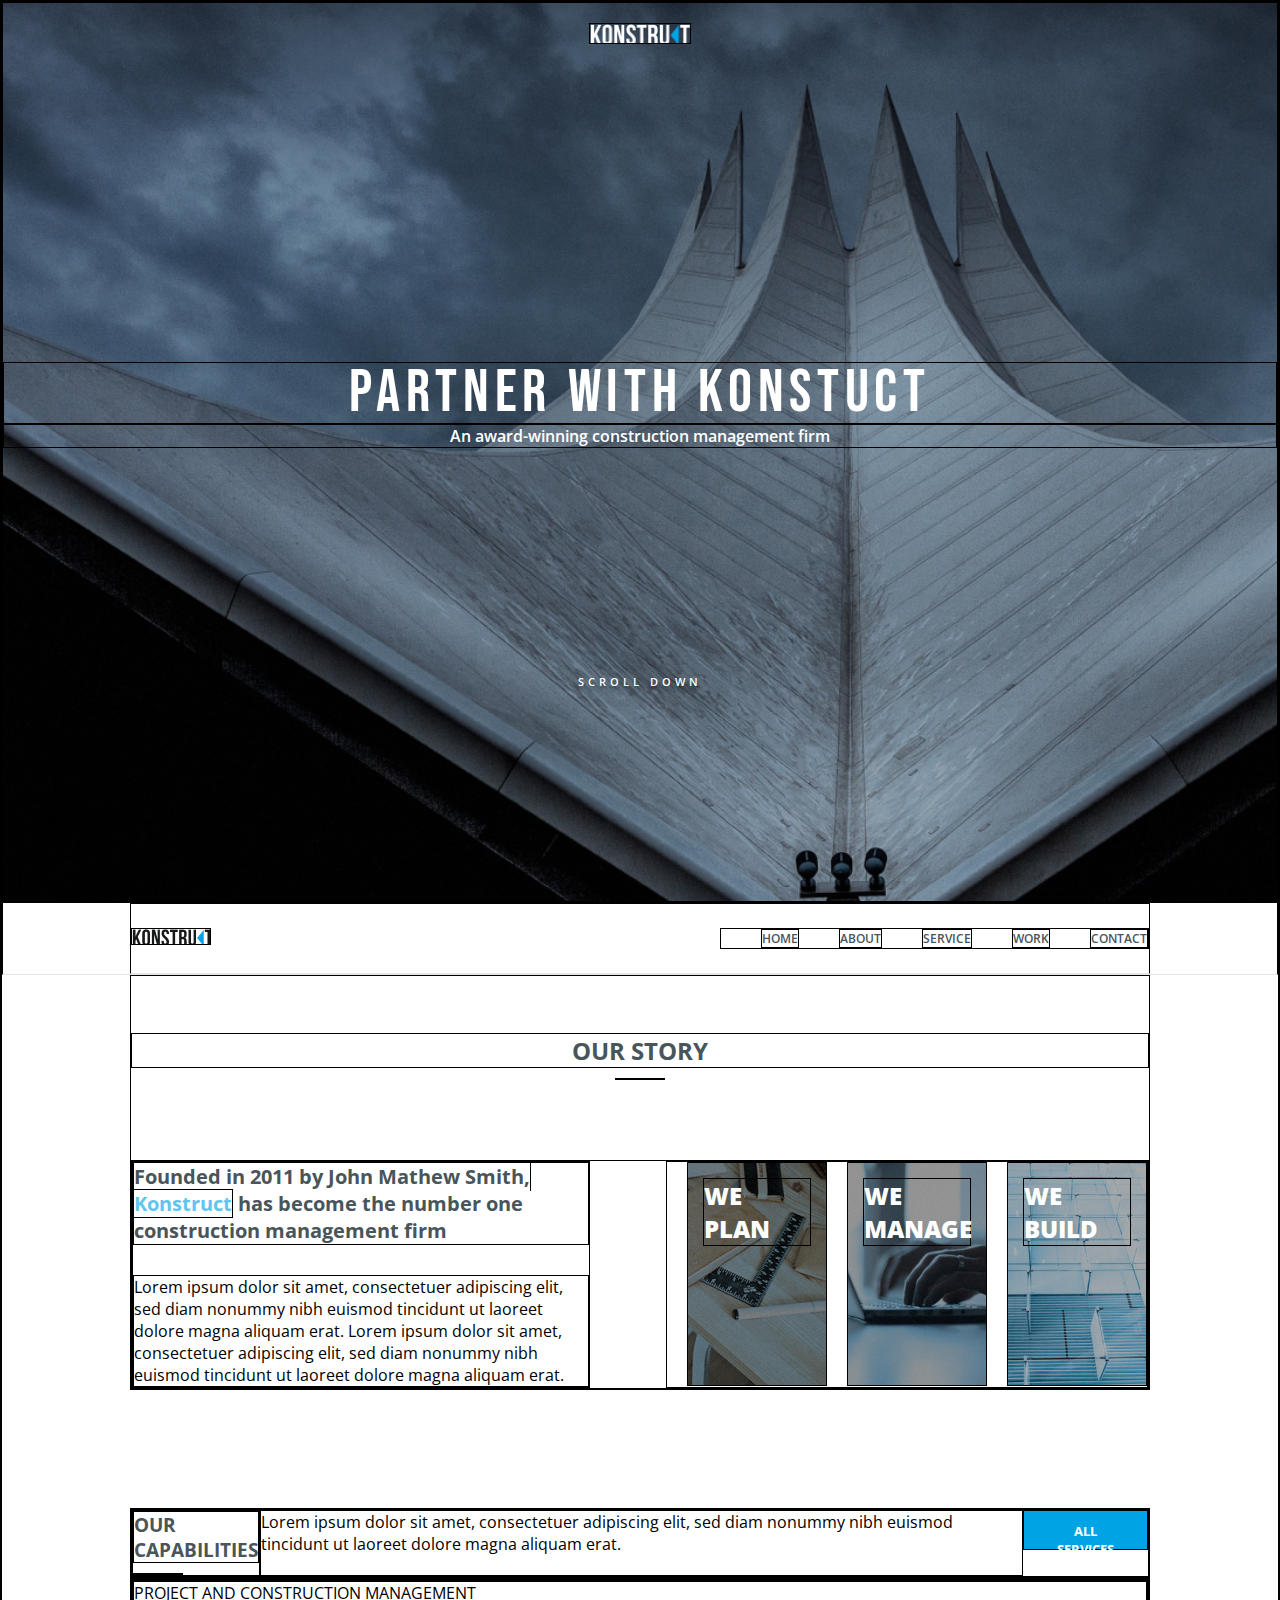
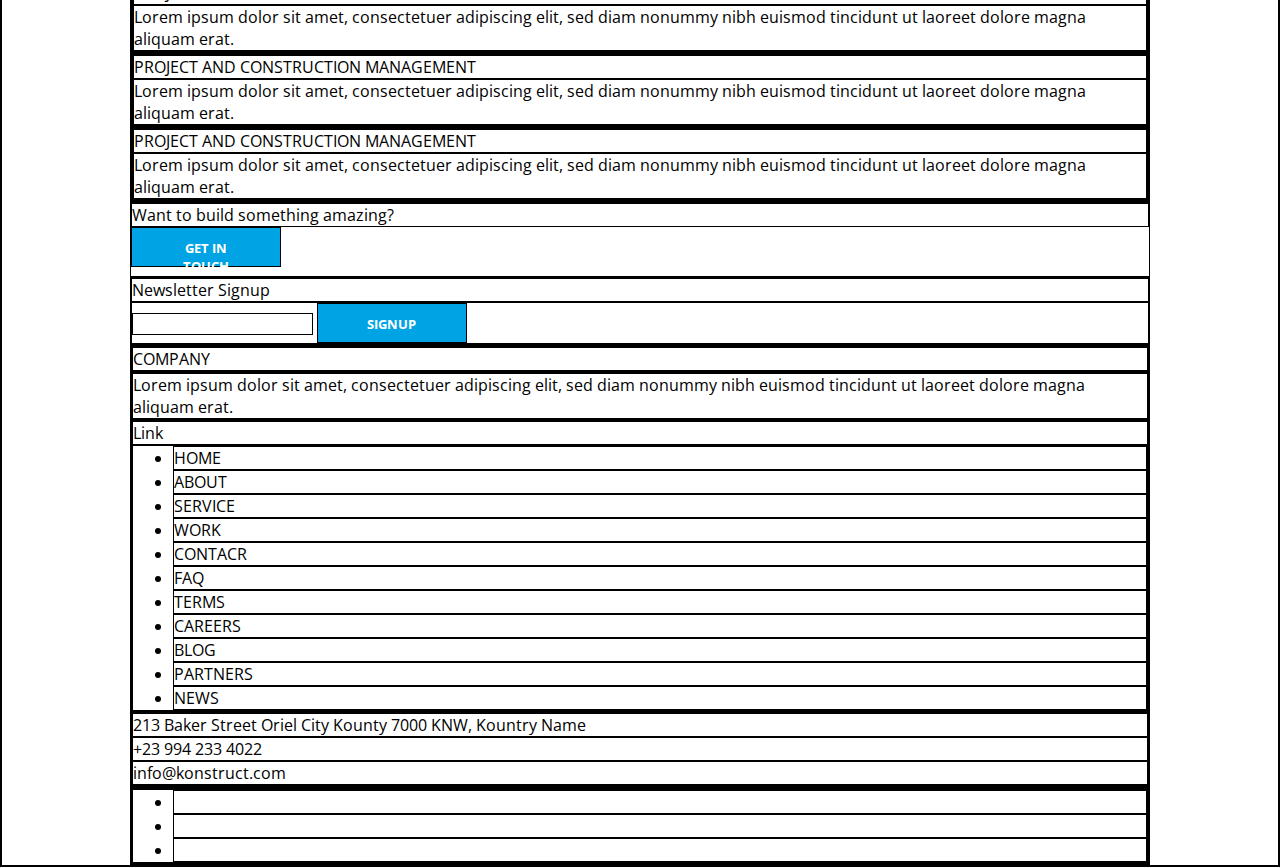
<file: index.html>
<!DOCTYPE html>
<html lang="en">
<head>
    <link href="https://fonts.googleapis.com/css2?family=Open+Sans:wght@300;700&display=swap" rel="stylesheet">
    <link href="https://fonts.googleapis.com/css2?family=Bebas+Neue&display=swap" rel="stylesheet">
    <link rel="stylesheet" href="style.css">
    <meta charset="UTF-8">
    <meta http-equiv="X-UA-Compatible" content="IE=edge">
    <meta name="viewport" content="width=device-width, initial-scale=1.0">
    <title>Document</title>
</head>
<body>
    <div class="offerHeader">
        <div class="logo"></div>
        <h1 class="tittle">PARTNER WITH KONSTUCT</h1>
        <p class="discription">An award-winning construction management firm</p>
        <button class="scroll">SCROLL DOWN</button>
    </div>
    <div class="header">
        <div class="wrapper wrapperHeader">
            <div class="headerLogo"></div>
            <ul class="menu">
                <li>HOME</li>
                <li>ABOUT</li>
                <li>SERVICE</li>
                <li>WORK</li>
                <li>CONTACT</li>
            </ul>
        </div>
    </div>
    <!--  OUR STORY -->
    <div class="wrapper wrapperStory">
        <h2 class="storyTittle">OUR STORY</h2>
        <div class="lineStory"></div>
        <div class="contentStory">
            <div class="storyDiscription">
                <h3>Founded in 2011 by John Mathew Smith,<span style="color: #5EC6EF;"> Konstruct</span> has become the number one construction management firm</h3>
                <p>Lorem ipsum dolor sit amet, consectetuer adipiscing elit, sed diam nonummy nibh euismod tincidunt ut laoreet dolore magna aliquam erat. Lorem ipsum dolor sit amet, consectetuer adipiscing elit, sed diam nonummy nibh euismod tincidunt ut laoreet dolore magna aliquam erat.</p>
            </div>
            <div class="storyGalery">
                <div class="plan">
                    <p>WE PLAN</p> 
                </div>
                <div class="manage">
                    <p>WE MANAGE</p> 
                </div> 
                <div class="build">
                    <p>WE BUILD</p>
                </div>
            </div>
        </div>
    </div>
    <!-- OUR CAPABILITIES -->
    <div class="wrapper capabilitiesWrapper">
        <div class="capabilitiesTittle">
            <div>
                <h3>OUR CAPABILITIES</h3>
                <div class="line"></div>
            </div>
            <p class="capabilitiesDiscript">Lorem ipsum dolor sit amet, consectetuer adipiscing elit, sed diam nonummy nibh euismod tincidunt ut laoreet dolore magna aliquam erat.</p>
            <button class="button">ALL SERVICES</button>
        </div>
            <div class="benefitsSection">
                <div>
                    <div class="logoBenefits"></div>
                    <p class="tittleBenefits">PROJECT AND CONSTRUCTION MANAGEMENT</p>
                    <p class="discriptionBenefits">Lorem ipsum dolor sit amet, consectetuer adipiscing elit, sed diam nonummy nibh euismod tincidunt ut laoreet dolore magna aliquam erat.</p>
                </div>
                <div>
                    <div class="logoBenefits"></div>
                    <p class="tittleBenefits">PROJECT AND CONSTRUCTION MANAGEMENT</p>
                    <p class="discriptionBenefits">Lorem ipsum dolor sit amet, consectetuer adipiscing elit, sed diam nonummy nibh euismod tincidunt ut laoreet dolore magna aliquam erat.</p>
                </div>
                <div>
                    <div class="logoBenefits"></div>
                    <p class="tittleBenefits">PROJECT AND CONSTRUCTION MANAGEMENT</p>
                    <p class="discriptionBenefits">Lorem ipsum dolor sit amet, consectetuer adipiscing elit, sed diam nonummy nibh euismod tincidunt ut laoreet dolore magna aliquam erat.</p>
                </div>
            </div>
        </div>
    </div>

    <!-- Want to build something amazing? -->

    <div class="wrapper fotterOffer">
        <p class="tittleFooter">Want to build something amazing?</p>
        <button class="button">GET IN TOUCH</button>
    </div>
    <div class="wrapper signupSecton">
        <p>Newsletter Signup</p>
        <form action="">
            <input type="email">
            <input type="button" value="SIGNUP" class="button">
        </form>
    </div>
    <!-- footer -->
    <div class="wrapper footer">
        <div class="sectionCompany">
            <p class="tittleFooter">COMPANY</p>
            <div class="logoFooter"></div>
            <p class="discriptionFooter">Lorem ipsum dolor sit amet, consectetuer adipiscing elit, sed diam nonummy nibh euismod tincidunt ut laoreet dolore magna aliquam erat.</p>
        </div>
        <div class="sectionLink">
            <p class="tittleFooter">Link</p>
            <ul class="sectionLink">
                <li>HOME</li>
                <li>ABOUT</li>
                <li>SERVICE</li>
                <li>WORK</li>
                <li>CONTACR</li>
                <li>FAQ</li>
                <li>TERMS</li>
                <li>CAREERS</li>
                <li>BLOG</li>
                <li>PARTNERS</li>
                <li>NEWS</li>
            </ul>       
        </div>
        <div class="sectionContact">
            <p>213 Baker Street Oriel City Kounty 7000 KNW, Kountry Name 
            <p>
                +23 994 233 4022 
            </p>
                 <p>
                     info@konstruct.com</p>
                 </p>
        </div>
        <div class="sectionNetworkS">
            <ul>
                <li class="instLink"></li>
                <li class="twiterLink"></li>
                <li class="googleLink"></li>
            </ul>
        </div>
    </div>
</body>

</html>
</file>
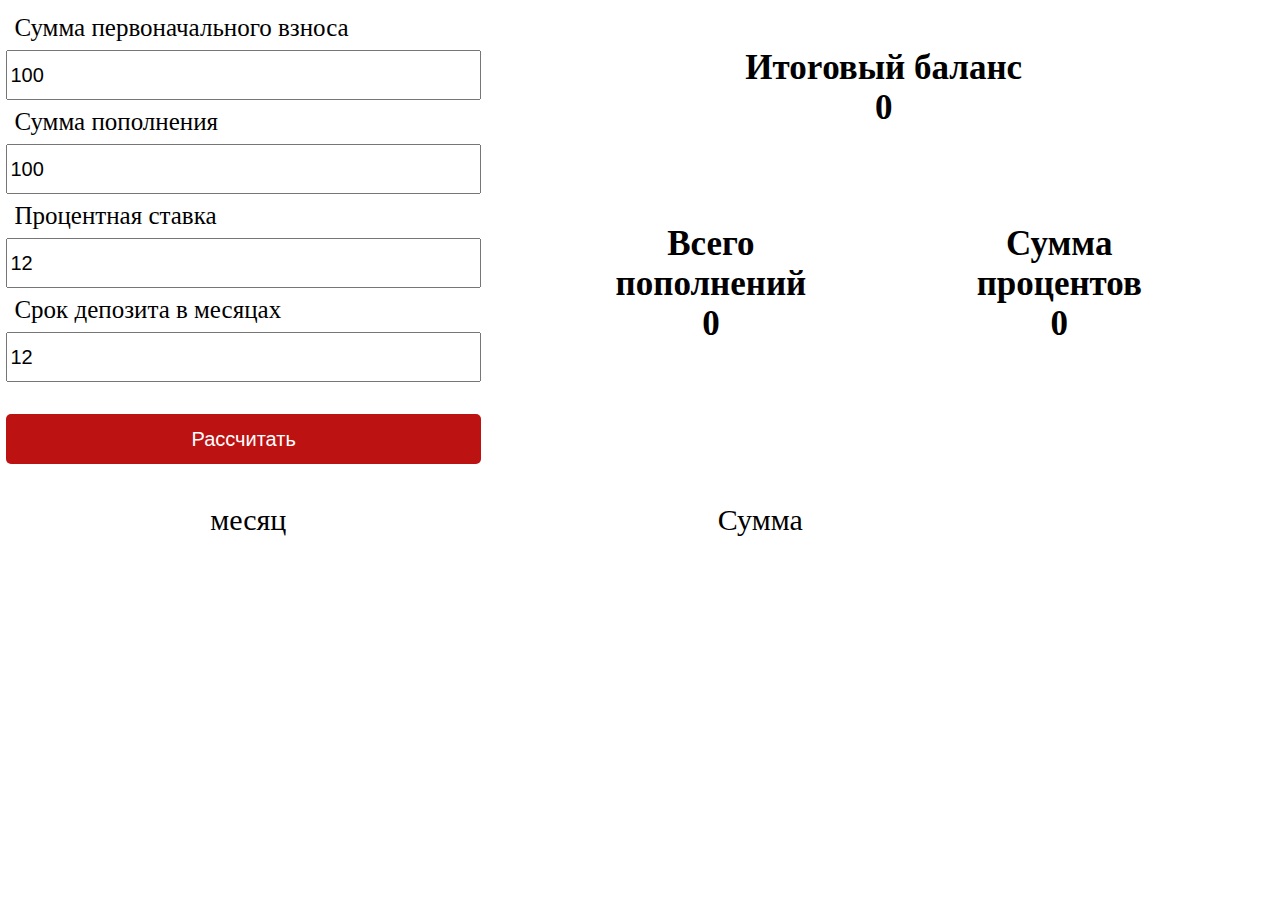
<file: compound interest calculator/index.html>
<!DOCTYPE html>
<html lang="en">

<head>

    <link rel="stylesheet" href="style.css">
    <meta charset="UTF-8">
    <meta http-equiv="X-UA-Compatible" content="IE=edge">
    <meta name="viewport" content="width=device-width, initial-scale=1.0">
    <title>Document</title>
</head>

<body>
    <div class="wrapeer">
        <form class="calc" action="">
            <p>Сумма первоначального взноса</p>
            <input class="input downPayment" type="number" value="100">
            <p>Сумма пополнения
            </p>
            <input class="input replenishment" type="number" value="100">
            <p>Процентная ставка</p>
            <input class="input interestRate " type="number" value="12">
            <p>Срок депозита в месяцах</p>
            <input class="input term" type="number" value="12">
            <br>
            <input class="submit" type="submit" value="Рассчитать">
        </form>
        <div class="chart">
            <div class="totalAmount">
                <p class="title totalTittle">Итоrовый баланс</p>
                <p class="totalValue">0</p>
            </div>
            <div class="chartProcent">
                <div class="replenishmentAmount">
                    <p class="title replenishmentTittle">Всего пополнений</p>
                    <p class="replenishmentValue">0</p>
                </div>
                <div class="interestAmount">
                    <p class="title interestTittle"> Сумма процентов </p>
                    <p class="interestValue">0</p>
                </div>
            </div>
        </div>
    </div>

    <table class="tableTiitle">
        <tr>
            <td>месяц</td>
            <td>Сумма</td>
        </tr>
    </table>
    <table class="tableResult">
    </table>




</body>
<script src="script.js"></script>

</html>
</file>
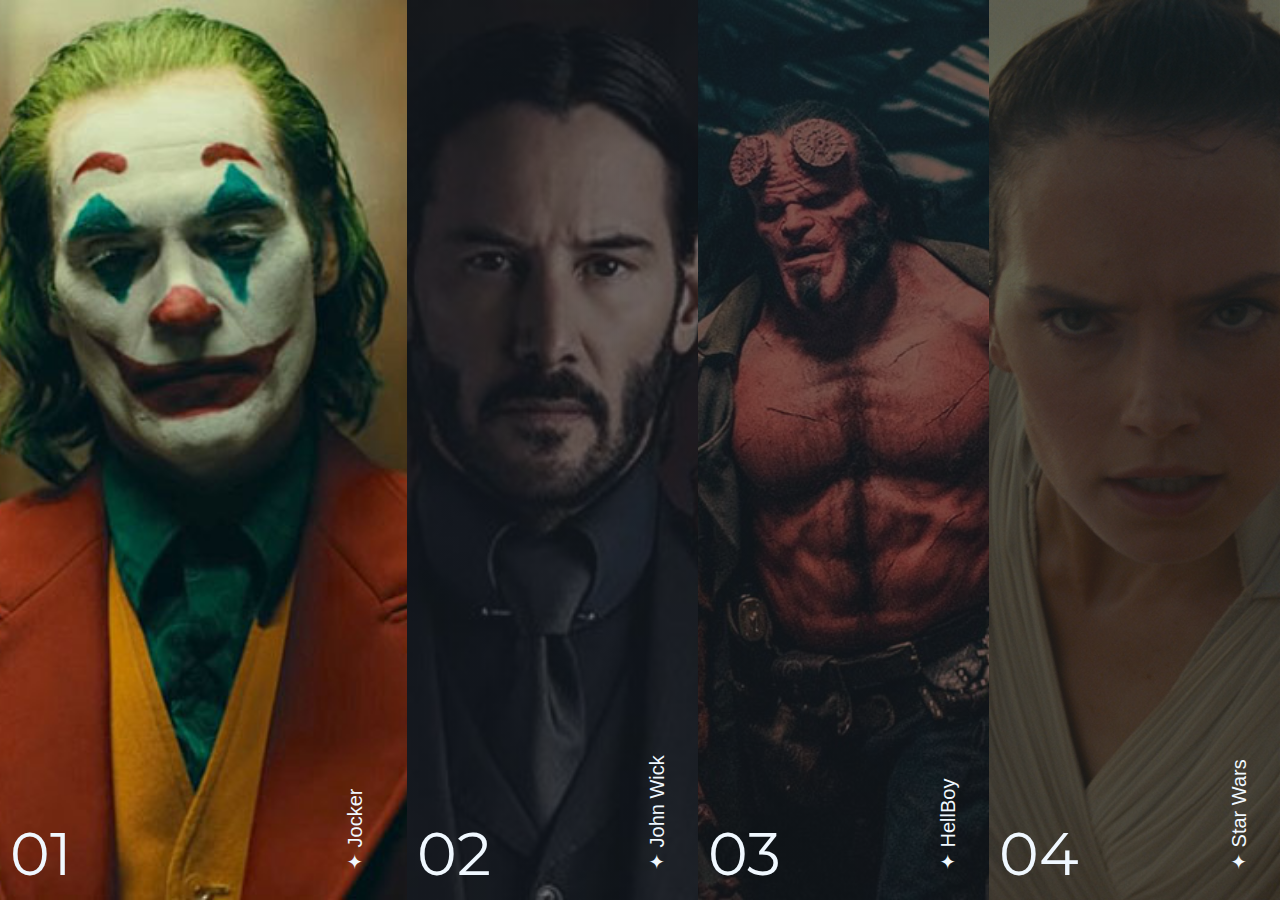
<file: Film/index.html>
<!DOCTYPE html>
<html lang="en">
<head>
    <link rel="stylesheet" href="style.css">
    <meta charset="UTF-8">
    <meta http-equiv="X-UA-Compatible" content="IE=edge">
    <meta name="viewport" content="width=device-width, initial-scale=1.0">
    <title>Document</title>
</head>
<body>
    
    <div class="wrapper">
        <div class="content jocker">
            
            
            <div class="discriptionFilm">
                
                <h1 class="tittle">Jocker</h1>
                <ul class="grade">
                    <li>★</li>
                    <li>★</li>
                    <li>★</li>
                    <li>★</li>
                    <li>★</li>
                </ul>
                <p class="discriptionTittle">
       
                    Готэм, начало 1980-х годов. Комик Артур Флек живет с больной матерью, 
                    которая с детства учит его «ходить с улыбкой». Пытаясь нести в мир 
                    хорошее и дарить людям радость, Артур сталкивается с человеческой
                    жестокостью и постепенно приходит к выводу, что этот мир получит 
                    от него не добрую улыбку, а ухмылку злодея Джокера.
                </p>
                <div class="details">
                    <div>
                        <p>Год производства</p>
                        <p>2019</p>
                    </div> 
                    <div>
                        <p>Жанр</p>
                        <p>драма, криминал, триллер</p>
                    </div>
                    <div>
                        <p>Режиссер</p>
                        <p>Тодд Филлипс</p>
                    </div>
                    <div>
                        <p>В главных ролях</p>
                        <ul>
                            <li>Хоакин Феникс</li>
                            <li>Роберт Де Ниро</li>
                            <li>Зази Битц</li>
                            <li>Фрэнсис Конрой</li>
                        </ul>
                    </div>
                    
                </div>
            </div> 
        </div>
        <div class="content johnWick">
            <div class="discriptionFilm">
                <h1 class="tittle">John Wick</h1>
                <h3>Chapter 3 - Parabellum</h3>
                <ul class="grade">
                    <li>★</li>
                    <li>★</li>
                    <li>★</li>
                    <li>★</li>
                    <li>★</li>
                </ul>
                <p class="discriptionTittle">
                    Суперкиллер Джон Уик после нарушения кодекса тайной гильдии ассасинов получает 
                    статус изгоя – экскомьюникадо. За его голову назначена цена в 14 миллионов 
                    долларов, и армия самых жестоких профессиональных убийц со всего мира 
                    открывает на него кровавую охоту.
                </p>
            <div class="details">
                <div>
                    <p>Год производства</p>
                    <p>2019</p>
                </div> 
                <div>
                    <p>Жанр</p>
                    <p>боевик, триллер</p>
                </div>
                <div>
                    <p>Режиссер</p>
                    <p>Чад Стахелски</p>
                </div>
                <div>
                    <p>В главных ролях</p>
                    <ul>
                        <li>Киану Ривз</li>
                        <li>Холли Берри  </li>
                        <li>Иэн МакШейн</li>
                        <li>Лоренс Фишбёрн </li>
                    </ul>
                </div>
            </div>
            <!-- <button class="close">
                <div class="dot"></div>
                <div class="dot"></div>
            </button> -->
            </div> 
        </div>
        <div class="content helboy">
            <div class="discriptionFilm">
                <h1 class="tittle">Hellboy</h1>
                <ul class="grade">
                    <li>★</li>
                    <li>★</li>
                    <li>★</li>
                    <li>★</li>
                    <li>★</li>
                </ul>
                <p class="discriptionTittle">
                    Близится час битвы Хеллбоя с Кровавой королевой, жаждущей отомстить 
                    всему человечеству за века в заточении. Оказавшись в эпицентре столкновения 
                    миров людей и монстров, Хеллбою придется пройти через ад, чтобы
                    предотвратить надвигающийся апокалипсис.
                </p>
            <div class="details">
                <div>
                    <p>Год производства</p>
                    <p>2019</p>
                </div> 
                <div>
                    <p>Жанр</p>
                    <p> фэнтези, боевик</p>
                </div>
                <div>
                    <p>Режиссер</p>
                    <p>Нил Маршалл</p>
                </div>
                <div>
                    <p>В главных ролях</p>
                    <ul>
                        <li>Дэвид Харбор</li>
                        <li>Иэн МакШейн</li>
                        <li>Милла Йовович</li>
                        <li>Саша Лэйн</li>
                    </ul>
                </div>
                <div>
                    
                </div>
            </div>
            </div> 
        </div>
        <div class="content starwars ">
            <div class="discriptionFilm">
                <h1 class="tittle">Star Wars</h1>
                <h3>The Rise of Skywalker</h3>
                <ul class="grade">
                    <li>★</li>
                    <li>★</li>
                    <li>★</li>
                    <li>★</li>
                    <li>★</li>
                </ul>
                <p class="discriptionTittle">
                    Работа над девятым фильмом космического эпоса началась с борьбы за режиссерское кресло. 
                    Сначала ставить картину собирались Колин Треворроу и Дэвид Финчер, но в итоге это сделал 
                    Джей Джей Абрамс. В сагу вернулся Люк в исполнении Марка Хэмилла. Уже готовый
                    сценарий пришлось переписать из-за смерти Кэрри Фишер — 
                    ее принцесса Лея была ключевым персонажем в предыдущей версии.
                </p>
            <div class="details">
                <div>
                    <p>Год производства</p>
                    <p>2019</p>
                </div> 
                <div>
                    <p>Жанр</p>
                    <p>фантастика, фэнтези</p>
                </div>
                <div>
                    <p>Режиссер</p>
                    <p>Джей Джей Абрамс</p>
                </div>
                <div>
                    <p>В главных ролях</p>
                    <ul>
                      <li>Дэйзи Ридли</li>
                      <li>Адам Драйвер</li>
                      <li>Кэрри Фишер</li>
                      <li>Марк Хэмилл</li>
                    </ul>
                </div>
                <div>
                    
                </div>
            </div>
            </div> 
        </div>
        <!-- <button class="navigator previous">
           <b>〈</b>
        </button>
        <button class="navigator next">
            <b>〉</b>
         </button> -->
         <button class="close">
            <div class="dot"></div>
            <div class="dot"></div>
        </button>
      
    </div>

    <script src="script.js"></script>
</body>
</html>
</file>
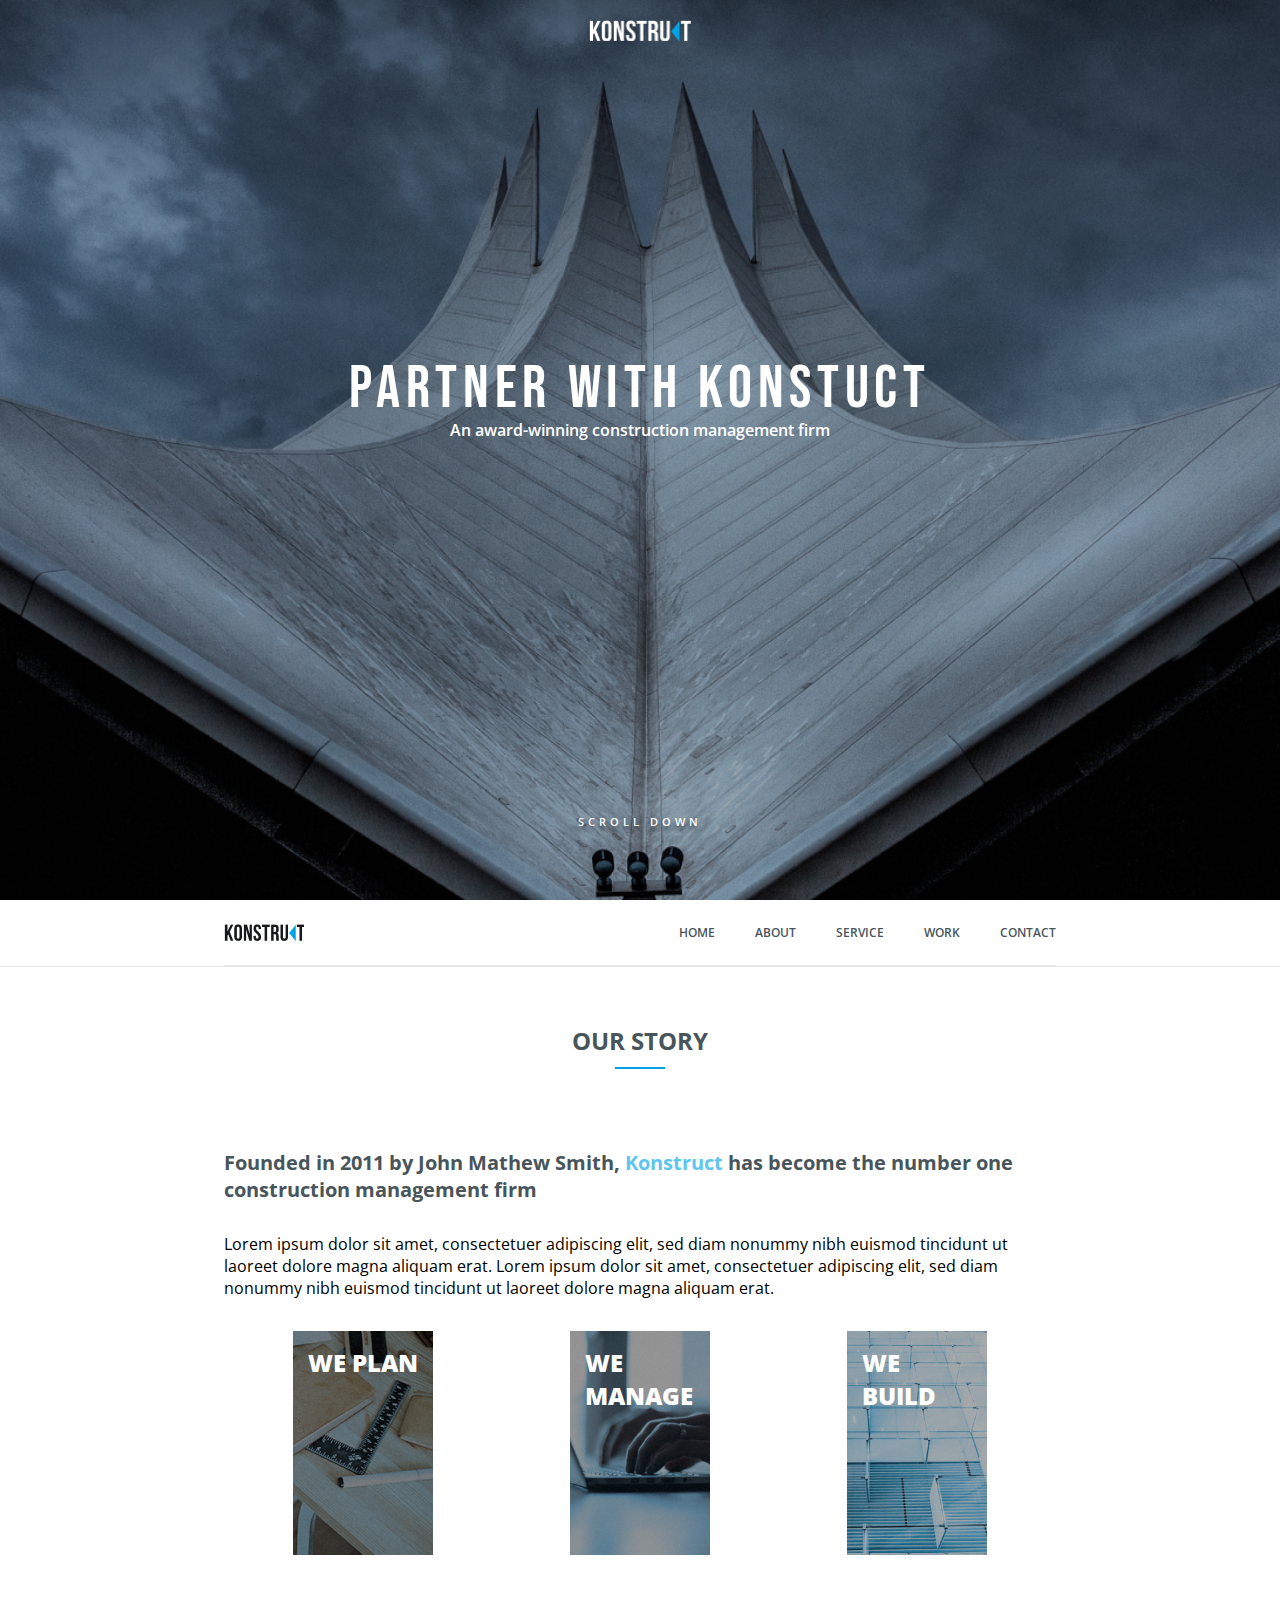
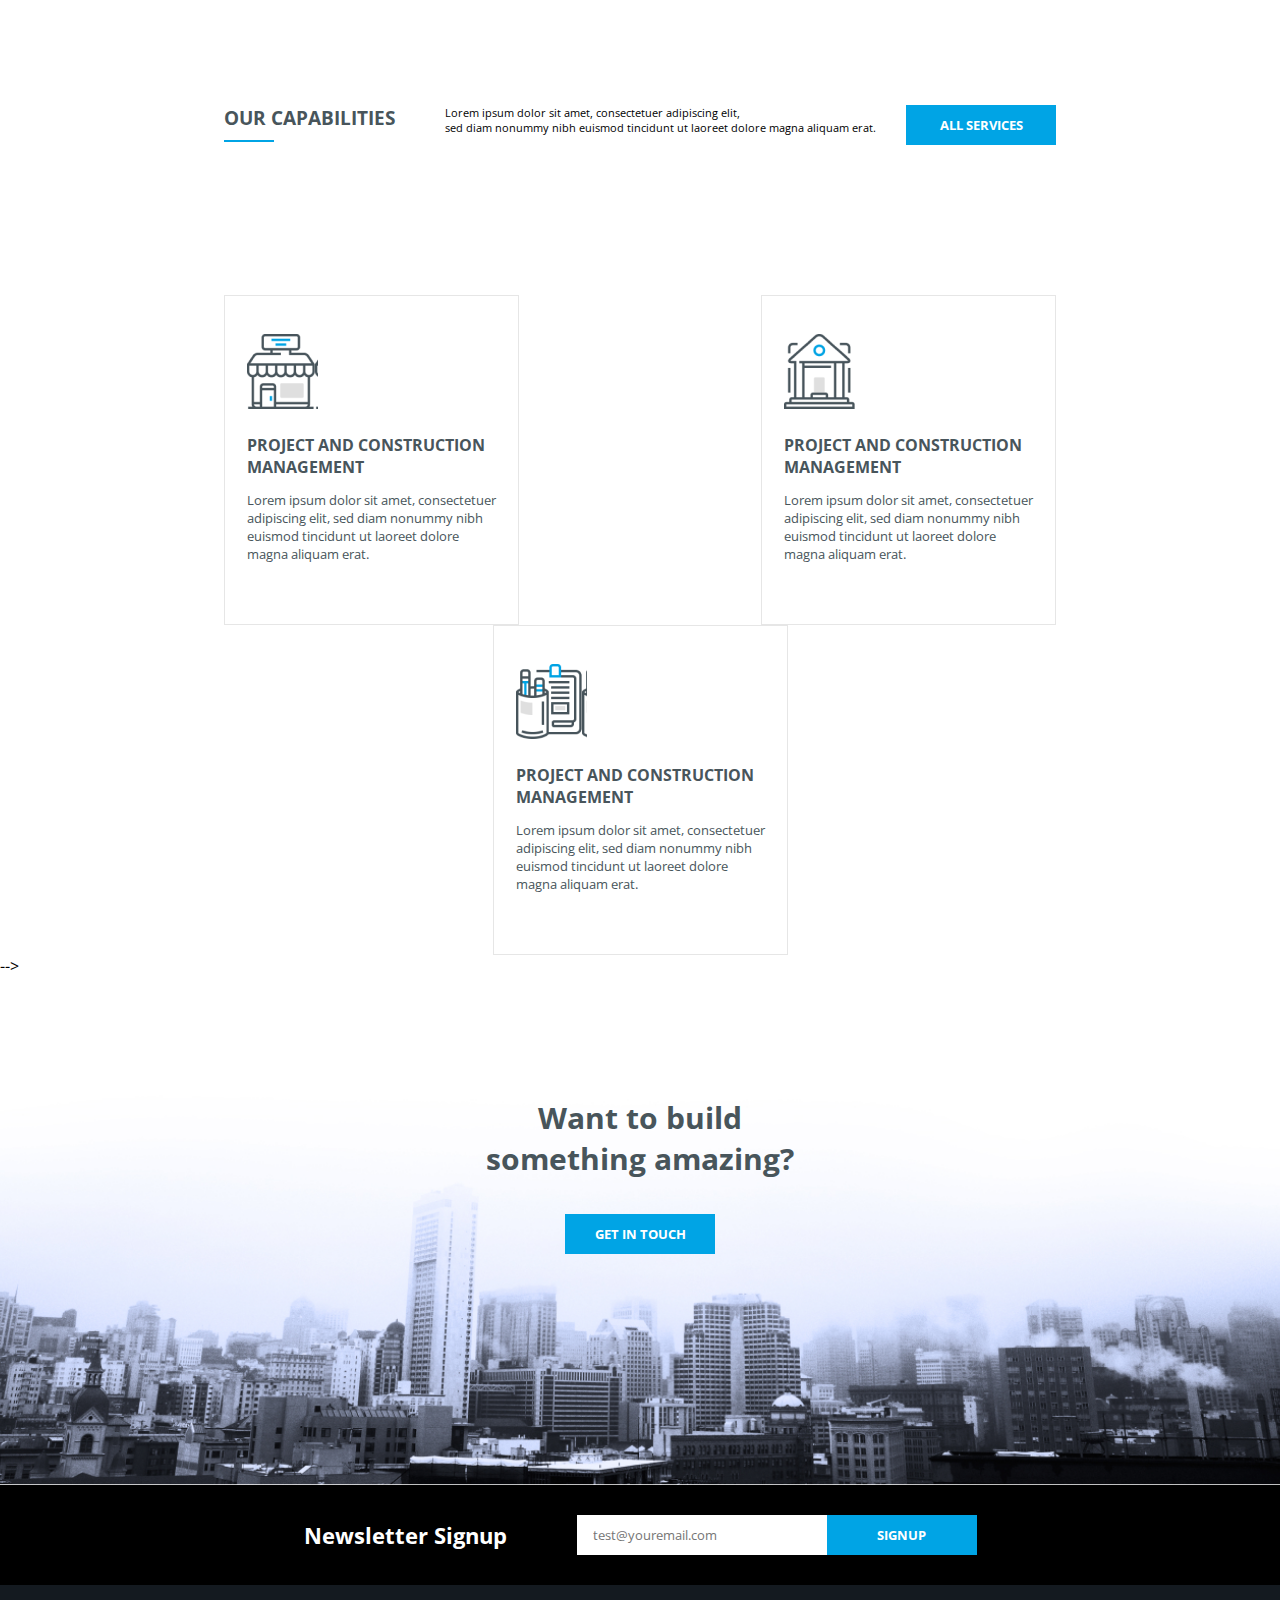
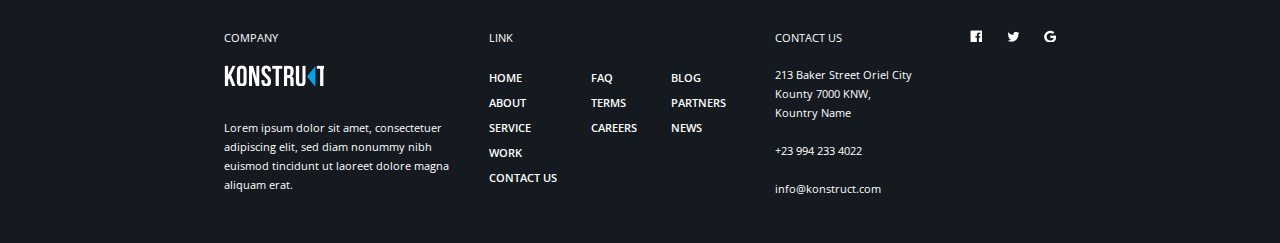
<file: KONSTUCT/index.html>
<!DOCTYPE html>
<html lang="en">

<head>
    <link href="https://fonts.googleapis.com/css2?family=Open+Sans:wght@300;700&display=swap" rel="stylesheet">
    <link href="https://fonts.googleapis.com/css2?family=Bebas+Neue&display=swap" rel="stylesheet">
    <link rel="stylesheet" href="style.css">
    <meta charset="UTF-8">
    <meta http-equiv="X-UA-Compatible" content="IE=edge">
    <meta name="viewport" content="width=device-width, initial-scale=1.0">
    <title>Document</title>
</head>

<body>


    <div class="offerHeader">
        <div class="logo"></div>
        <h1 class="tittle">PARTNER WITH KONSTUCT</h1>
        <p class="discription">An award-winning construction management firm</p>
        <button class="scroll">SCROLL DOWN</button>
    </div>
    <div class="header">
        <div class="wrapper wrapperHeader">
            <div class="headerLogo"></div>
            <ul class="menu">
                <li>HOME</li>
                <li>ABOUT</li>
                <li>SERVICE</li>
                <li>WORK</li>
                <li>CONTACT</li>
            </ul>
            <div class="buttonGamburger">
                <div></div>
                <div></div>
                <div></div>
            </div>
        </div>
    </div>
    <ul class="mobile__menu">
        <li>
            <a href="#">HOME</a>
        </li>
        <li>
            <a href="#">ABOUT</a>
        </li>
        <li>
            <a href="#">SERVICE</a>
        </li>
        <li>
            <a href="#">WORK</a>
        </li>
        <li>
            <a href="#">CONTACT</a>
        </li>
    </ul>
    <!--  OUR STORY -->
    <div class="wrapper wrapperStory">

        <h2 class="storyTittle">OUR STORY</h2>
        <div class="lineStory"></div>
        <div class="contentStory">
            <div class="storyDiscription">
                <h3>Founded in 2011 by John Mathew Smith,<span style="color: #5EC6EF;"> Konstruct</span> has become the
                    number one construction management firm</h3>
                <p>Lorem ipsum dolor sit amet, consectetuer adipiscing elit, sed diam nonummy nibh euismod tincidunt ut
                    laoreet dolore magna aliquam erat. Lorem ipsum dolor sit amet, consectetuer adipiscing elit, sed
                    diam nonummy nibh euismod tincidunt ut laoreet dolore magna aliquam erat.</p>
            </div>

            <div class="storyGalery">
                <div class="plan">
                    <p>WE PLAN</p>
                </div>
                <div class="manage">
                    <p>WE MANAGE</p>
                </div>
                <div class="build">
                    <p>WE BUILD</p>
                </div>
            </div>
        </div>
    </div>
    <!-- OUR CAPABILITIES -->
    <div class="wrapper capabilitiesWrapper">
        <div class="capabilitiesTittle">
            <div>
                <h3>OUR CAPABILITIES</h3>
                <div class="line"></div>
            </div>
            <div class="capabilitiesAction">
                <p class="capabilitiesDiscript">Lorem ipsum dolor sit amet, consectetuer adipiscing elit, <br> sed diam
                    nonummy nibh euismod tincidunt ut laoreet dolore magna aliquam erat.</p>
                <button class="button">ALL SERVICES</button>
            </div>
        </div>
        <div class="benefits">
            <div class="benefitsSection">
                <div class="logoBenefits bitmap-1"></div>
                <p class="tittleBenefits">PROJECT AND CONSTRUCTION MANAGEMENT</p>
                <p class="discriptionBenefits">Lorem ipsum dolor sit amet, consectetuer adipiscing elit, sed diam
                    nonummy nibh euismod tincidunt ut laoreet dolore magna aliquam erat.</p>
            </div>
            <div class="benefitsSection">
                <div class="logoBenefits bitmap-2"></div>
                <p class="tittleBenefits">PROJECT AND CONSTRUCTION MANAGEMENT</p>
                <p class="discriptionBenefits">Lorem ipsum dolor sit amet, consectetuer adipiscing elit, sed diam
                    nonummy nibh euismod tincidunt ut laoreet dolore magna aliquam erat.</p>
            </div>
            <div class="benefitsSection">
                <div class="logoBenefits bitmap-3"></div>
                <p class="tittleBenefits">PROJECT AND CONSTRUCTION MANAGEMENT</p>
                <p class="discriptionBenefits">Lorem ipsum dolor sit amet, consectetuer adipiscing elit, sed diam
                    nonummy nibh euismod tincidunt ut laoreet dolore magna aliquam erat.</p>
            </div>
        </div>
    </div> -->

    <!-- Want to build something amazing? -->

    <div class="fotterOffer">
        <p class="tittleFooter-tittle">Want to build something amazing?</p>
        <button class="button buttonFooter">GET IN TOUCH</button>
    </div>
    <div class="signup">
        <div class="wrapper signupSecton ">
            <p>Newsletter Signup</p>
            <form action="" class="signupForm">
                <input type="email" class="formEmail" placeholder="test@youremail.com">
                <input type="button" value="SIGNUP" class="button signupBtn">
            </form>
        </div>
    </div>
    <!-- footer -->
    <footer>
        <div class="wrapper footer">
            <div class="sectionCompany">
                <p class="tittleFooter">company</p>
                <div class="logoFooter"></div>
                <p class="discriptionFooter">Lorem ipsum dolor sit amet, consectetuer adipiscing elit, sed diam nonummy
                    nibh euismod tincidunt ut laoreet dolore magna aliquam erat.</p>
            </div>
            <div class="sectionLink">
                <p class="tittleFooter">Link</p>
                <div class="footerList">
                    <ul>
                        <li>HOME</li>
                        <li>ABOUT</li>
                        <li>SERVICE</li>
                        <li>WORK</li>
                        <li>CONTACT US</li>
                    </ul>
                    <ul>
                        <li>FAQ</li>
                        <li>TERMS</li>
                        <li>CAREERS</li>
                    </ul>
                    <ul>
                        <li>BLOG</li>
                        <li>PARTNERS</li>
                        <li>NEWS</li>
                    </ul>
                </div>
            </div>

            <div class="sectionContact">
                <p class="tittleFooter">CONTACT US</p>
                <p class="discriptionFooter">213 Baker Street Oriel City Kounty 7000 KNW, Kountry Name <br>
                    <br>
                    +23 994 233 4022
                    <br>
                    <br>
                    info@konstruct.com</p>
            </div>

            <ul class="networksLink">
                <li class="facebookLink"></li>
                <li class="twiterLink"></li>
                <li class="googleLink"></li>
            </ul>
        </div>
    </footer>
    <script src="script.js"></script>
</body>


</html>
</file>
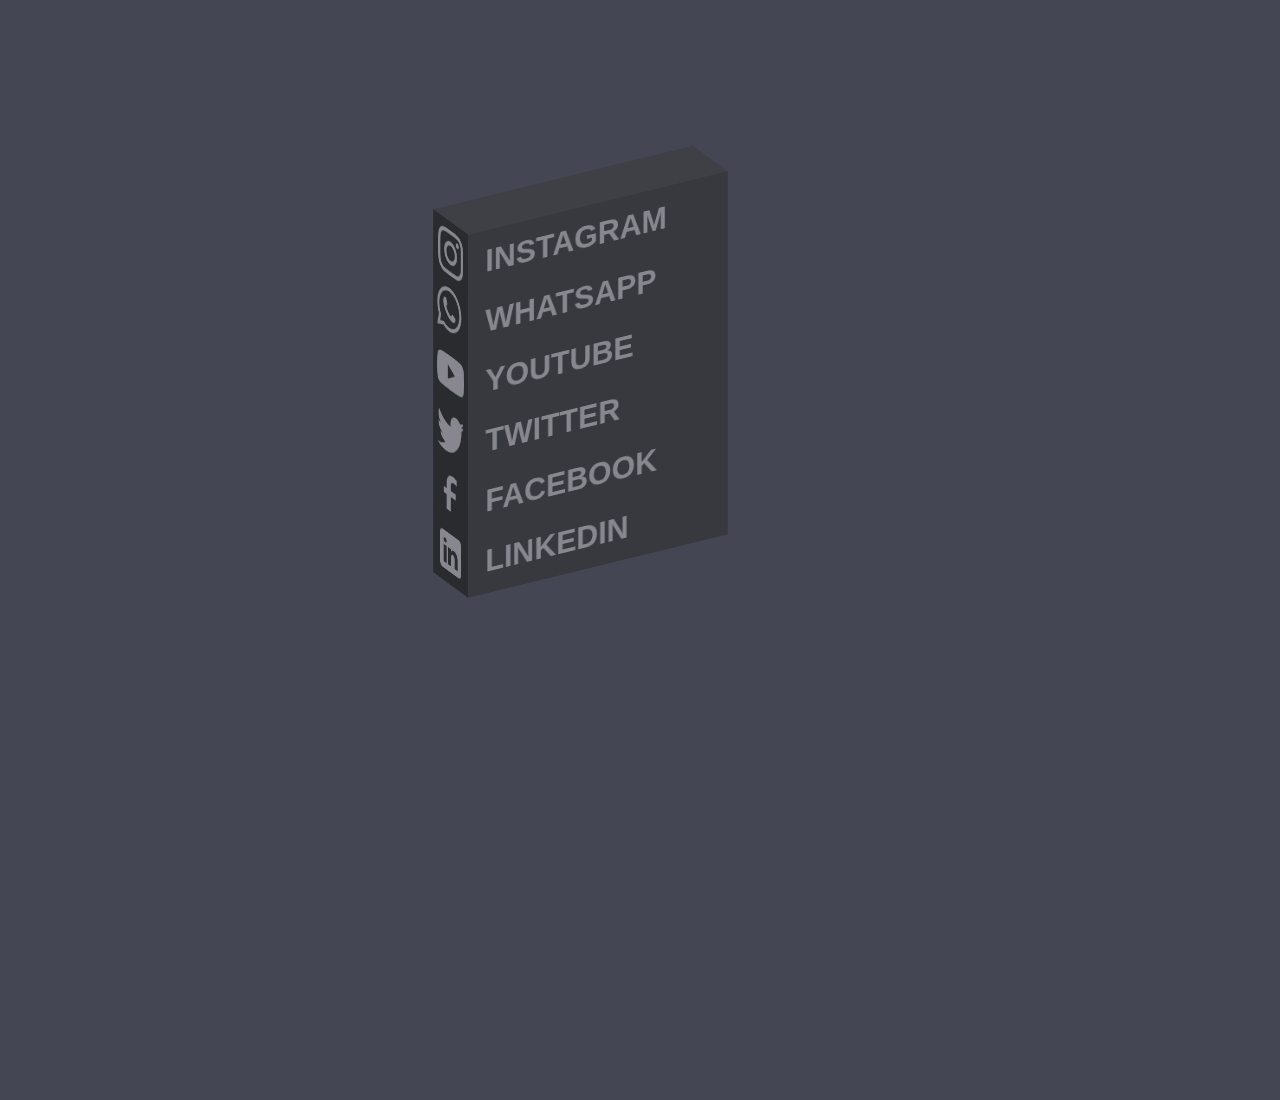
<file: social media 3D/index.html>
<!DOCTYPE html>
<html lang="en">
<head>
    <link rel="stylesheet" href="style.css">
    <meta charset="UTF-8">
    <meta http-equiv="X-UA-Compatible" content="IE=edge">
    <meta name="viewport" content="width=device-width, initial-scale=1.0">
    <title>Document</title>
</head>
<body>
    
    <div class="wrapper">
        <div class="section instagram">
            <div class="">instagram</div>
            <div class="b">
                <svg width="70" height="70" viewBox="-100 -100 700 700" fill="none" xmlns="http://www.w3.org/2000/svg">
                    <path class="svgColor" d="M250 45.046C316.753 45.046 324.659 45.3 351.02 46.5028C375.395 47.6152 388.633 51.6879 
                    397.443 55.1106C409.111 59.6458 417.44 65.0642 426.188 73.812C434.936 82.5598 440.354 90.8888 
                    444.888 102.557C448.312 111.367 452.385 124.605 453.497 148.979C454.7 175.341 454.954 183.247 
                    454.954 250.001C454.954 316.754 454.7 324.66 453.497 351.021C452.385 375.396 448.312 388.633 
                    444.888 397.444C440.354 409.112 434.936 417.441 426.188 426.189C417.44 434.937 409.111 440.355 
                    397.443 444.889C388.633 448.313 375.395 452.386 351.02 453.498C324.663 454.701 316.757 454.955 
                    250 454.955C183.242 454.955 175.336 454.701 148.979 453.498C124.604 452.386 111.366 448.313 
                    102.557 444.889C90.8878 440.355 82.5588 434.937 73.811 426.189C65.0632 417.441 59.6448 409.112 
                    55.1106 397.444C51.6869 388.633 47.6142 375.396 46.5018 351.022C45.299 324.66 45.045 316.754 
                    45.045 250.001C45.045 183.247 45.299 175.341 46.5018 148.98C47.6142 124.605 51.6869 111.367 
                    55.1106 102.557C59.6448 90.8888 65.0632 82.5598 73.811 73.812C82.5588 65.0642 90.8878 59.6458 
                    102.557 55.1106C111.366 51.6879 124.604 47.6152 148.978 46.5028C175.34 45.3 183.246 45.046 
                    250 45.046ZM250 0C182.103 0 173.59 0.287789 146.925 1.50444C120.315 2.71911 102.142 6.94465 
                    86.2395 13.1252C69.7998 19.5141 55.8579 28.0624 41.9597 41.9607C28.0614 55.8589 19.5131 69.8008 
                    13.1242 86.2405C6.94366 102.143 2.71812 120.316 1.50345 146.926C0.286797 173.59 0 182.104 0 
                    250.001C0 317.897 0.286797 326.41 1.50345 353.075C2.71812 379.685 6.94366 397.858 13.1242 
                    413.76C19.5131 430.199 28.0614 444.142 41.9597 458.04C55.8579 471.939 69.7998 480.487 86.2395 
                    486.876C102.142 493.056 120.315 497.282 146.925 498.497C173.59 499.713 182.103 500 250 500C317.896 
                    500 326.41 499.713 353.074 498.497C379.684 497.282 397.857 493.056 413.76 486.876C430.199 480.487 
                    444.141 471.939 458.039 458.04C471.938 444.142 480.486 430.2 486.875 413.76C493.055 397.858 497.281 
                    379.685 498.496 353.075C499.712 326.41 500 317.897 500 250.001C500 182.104 499.712 173.59 498.496 
                    146.926C497.281 120.316 493.055 102.143 486.875 86.2405C480.486 69.8008 471.938 55.8589 458.039 
                    41.9607C444.141 28.0624 430.199 19.5141 413.76 13.1252C397.857 6.94465 379.684 2.71911 353.074 
                    1.50444C326.41 0.287789 317.896 0 250 0ZM250 121.622C179.098 121.622 121.621 179.099 121.621 
                    250.001C121.621 320.902 179.098 378.379 250 378.379C320.901 378.379 378.378 320.902 378.378 
                    250.001C378.378 179.099 320.901 121.622 250 121.622ZM250 333.334C203.976 333.334 166.666 
                    296.024 166.666 250.001C166.666 203.977 203.976 166.667 250 166.667C296.023 166.667 333.333 
                    203.977 333.333 250.001C333.333 296.024 296.023 333.334 250 333.334ZM413.45 116.55C413.45 
                    133.118 400.019 146.55 383.45 146.55C366.882 146.55 353.45 133.118 353.45 116.55C353.45 
                    99.9809 366.882 86.5501 383.45 86.5501C400.019 86.5501 413.45 99.9809 413.45 116.55Z" fill="#888790"/>
                    </svg>
                    
            </div>
            <div class="c"></div>
        </div>
        <div class="section viber">
              <div class="a"> whatsapp</div>
            <div class="b">
                <svg xmlns="http://www.w3.org/2000/svg" xmlns:xlink="http://www.w3.org/1999/xlink" 
                width="60" height="60" viewBox="-200 -200 1500 1500">
         
                <path fill="none" d="M27.875 1190.114l82.211-300.18c-50.719-87.852-77.391-187.523-77.359-289.602.133-319.398 260.078-579.25 
                579.469-579.25 155.016.07 300.508 60.398 409.898 169.891 109.414 109.492 169.633 255.031 169.57 409.812-.133 319.406-260.094 
                579.281-579.445 579.281-.023 0 .016 0 0 0h-.258c-96.977-.031-192.266-24.375-276.898-70.5l-307.188 80.548z"/>
                <path class="svgColor" fill-rule="evenodd" clip-rule="evenodd" fill="#888790" 
                d="M462.273 349.294c-11.234-24.977-23.062-25.477-33.75-25.914-8.742-.375-18.75-.352-28.742-.352-10 0-26.25 
                3.758-39.992 18.766-13.75 15.008-52.5 51.289-52.5 125.078 0 73.797 53.75 145.102 61.242 155.117 7.5 10 
                103.758 166.266 256.203 226.383 126.695 49.961 152.477 40.023 179.977 37.523s88.734-36.273 101.234-71.297c12.5-35.016 
                12.5-65.031 8.75-71.305-3.75-6.25-13.75-10-28.75-17.5s-88.734-43.789-102.484-48.789-23.75-7.5-33.75 7.516c-10 
                15-38.727 48.773-47.477 58.773-8.75 10.023-17.5 11.273-32.5 3.773-15-7.523-63.305-23.344-120.609-74.438-44.586-39.75-74.688-88.844-83.438-103.859-8.75-15-.938-23.125 6.586-30.602 6.734-6.719 15-17.508 22.5-26.266 7.484-8.758 9.984-15.008 
                14.984-25.008 5-10.016 2.5-18.773-1.25-26.273s-32.898-81.67-46.234-111.326z"/>
                <path class="svgColor" fill="#888790" d="M1036.898 176.091C923.562 62.677 772.859.185 612.297.114 281.43.114 12.172 269.286 12.039 600.137 12 705.896 39.633 809.13 92.156 900.13L7 1211.067l318.203-83.438c87.672 47.812 186.383 73.008 286.836 73.047h.255.003c330.812 0 600.109-269.219 600.25-600.055.055-160.343-62.328-311.108-175.649-424.53zm-424.601 923.242h-.195c-89.539-.047-177.344-24.086-253.93-69.531l-18.227-10.805-188.828 49.508 50.414-184.039-11.875-18.867c-49.945-79.414-76.312-171.188-76.273-265.422.109-274.992 223.906-498.711 499.102-498.711 133.266.055 258.516 52 352.719 146.266 94.195 94.266 146.031 219.578 145.992 352.852-.118 274.999-223.923 498.749-498.899 498.749z"/></svg>
            </div>
            <div class="c"></div>
        </div>
        <div class="section you-tube">
              <div class="a">youtube</div>
            <div class="b">
                <svg xmlns="http://www.w3.org/2000/svg" height="70" width="70" viewBox="-35.20005 -41.33325 305.0671 247.9995">
                    <path  class="svgColor" d="M229.763 25.817c-2.699-10.162-10.65-18.165-20.748-20.881C190.716 0 117.333 0 117.333 0S43.951 
                    0 25.651 4.936C15.553 7.652 7.6 15.655 4.903 25.817 0 44.236 0 82.667 0 82.667s0 38.429 4.903 56.85C7.6 
                    149.68 15.553 157.681 25.65 160.4c18.3 4.934 91.682 4.934 91.682 4.934s73.383 0 91.682-4.934c10.098-2.718 
                    18.049-10.72 20.748-20.882 4.904-18.421 4.904-56.85 4.904-56.85s0-38.431-4.904-56.85" fill="#888790"/>
                    <path class="cloryoutube" fill="#292B2F" d="M93.333 117.559l61.333-34.89-61.333-34.894z"/>
                </svg>
            </div>
            <div class="c"></div>
        </div>
        <div class="section twitter">
              <div class="a">twitter</div>
            <div class="b"><svg width="60" height="60" viewBox="-80 0 560 300" fill="none" xmlns="http://www.w3.org/2000/svg">
                <path class="svgColor" d="M500 48.1061C481.603 56.2656 461.833 61.7802 441.082 64.2604C462.263 51.5631 478.527 31.458 486.186 7.50281C466.367 19.2582 444.413 27.7962 421.047 32.3982C402.334 12.4596 375.674 0 346.17 0C289.517 0 243.586 45.9332 243.586 102.588C243.586 110.629 244.495 118.459 246.243 125.967C160.988 121.689 85.4018 80.8463 34.8074 18.779C25.9775 33.9309 20.9188 51.5539 20.9188 70.3548C20.9188 105.947 39.0303 137.348 66.5551 155.745C49.7385 155.212 33.9222 150.598 20.0903 142.914C20.083 143.342 20.083 143.772 20.083 144.203C20.083 193.91 55.4428 235.375 102.37 244.798C93.7617 247.143 84.6995 248.396 75.3429 248.396C68.7333 248.396 62.3066 247.754 56.0445 246.556C69.0973 287.314 106.981 316.974 151.869 317.803C116.762 345.318 72.5301 361.719 24.4705 361.719C16.1912 361.719 8.02517 361.234 0 360.287C45.3967 389.394 99.3178 406.377 157.248 406.377C345.931 406.377 449.109 250.053 449.109 114.485C449.109 110.036 449.011 105.612 448.813 101.213C468.854 86.7487 486.247 68.6794 500 48.1061Z" fill="#888790"/>
                </svg>
                </div>
            <div class="c"></div>
        </div>
        <div class="section facebook">
              <div class="a">facebook</div>
            <div class="b"><svg width="76" height="55" viewBox="0 -20 46 75" fill="" xmlns="http://www.w3.org/2000/svg">
                <path class="svgColor" d="M7.936 75V32.988H0.484V23.808H7.936V17.544C7.936 12.432 9.34 8.328 12.148 5.232C15.028 2.06399 19.276 0.479994 24.892 0.479994C26.98 0.479994 28.888 0.659994 30.616 1.01999C32.344 1.30799 33.928 1.73999 35.368 2.316V10.74C33.136 9.948 30.868 9.552 28.564 9.552C25.18 9.552 22.84 10.164 21.544 11.388C20.248 12.612 19.6 14.7 19.6 17.652V23.808H32.992L32.452 32.988H19.6V75H7.936Z" fill="#888790"/>
                </svg></div>
            <div class="c"></div>
        </div>
        <div class="section linkedin">
              <div class="a">linkedin</div>
            <div class="b"><svg fill="#888790" xmlns="http://www.w3.org/2000/svg"  viewBox="-10 -10 60 60" width="60px" height="60px" fill="#888790">   
                <path class="svgColor" d="M41,4H9C6.24,4,4,6.24,4,9v32c0,2.76,2.24,5,5,5h32c2.76,0,5-2.24,5-5V9C46,6.24,43.76,4,41,4z M17,20v19h-6V20H17z M11,14.47c0-1.4,1.2-2.47,3-2.47s2.93,1.07,3,2.47c0,1.4-1.12,2.53-3,2.53C12.2,17,11,15.87,11,14.47z M39,39h-6c0,0,0-9.26,0-10 c0-2-1-4-3.5-4.04h-0.08C27,24.96,26,27.02,26,29c0,0.91,0,10,0,10h-6V20h6v2.56c0,0,1.93-2.56,5.81-2.56 c3.97,0,7.19,2.73,7.19,8.26V39z"/></svg>
            </div>
            <div class="c"></div>
        </div>
    </div>

</body>
</html>
</file>
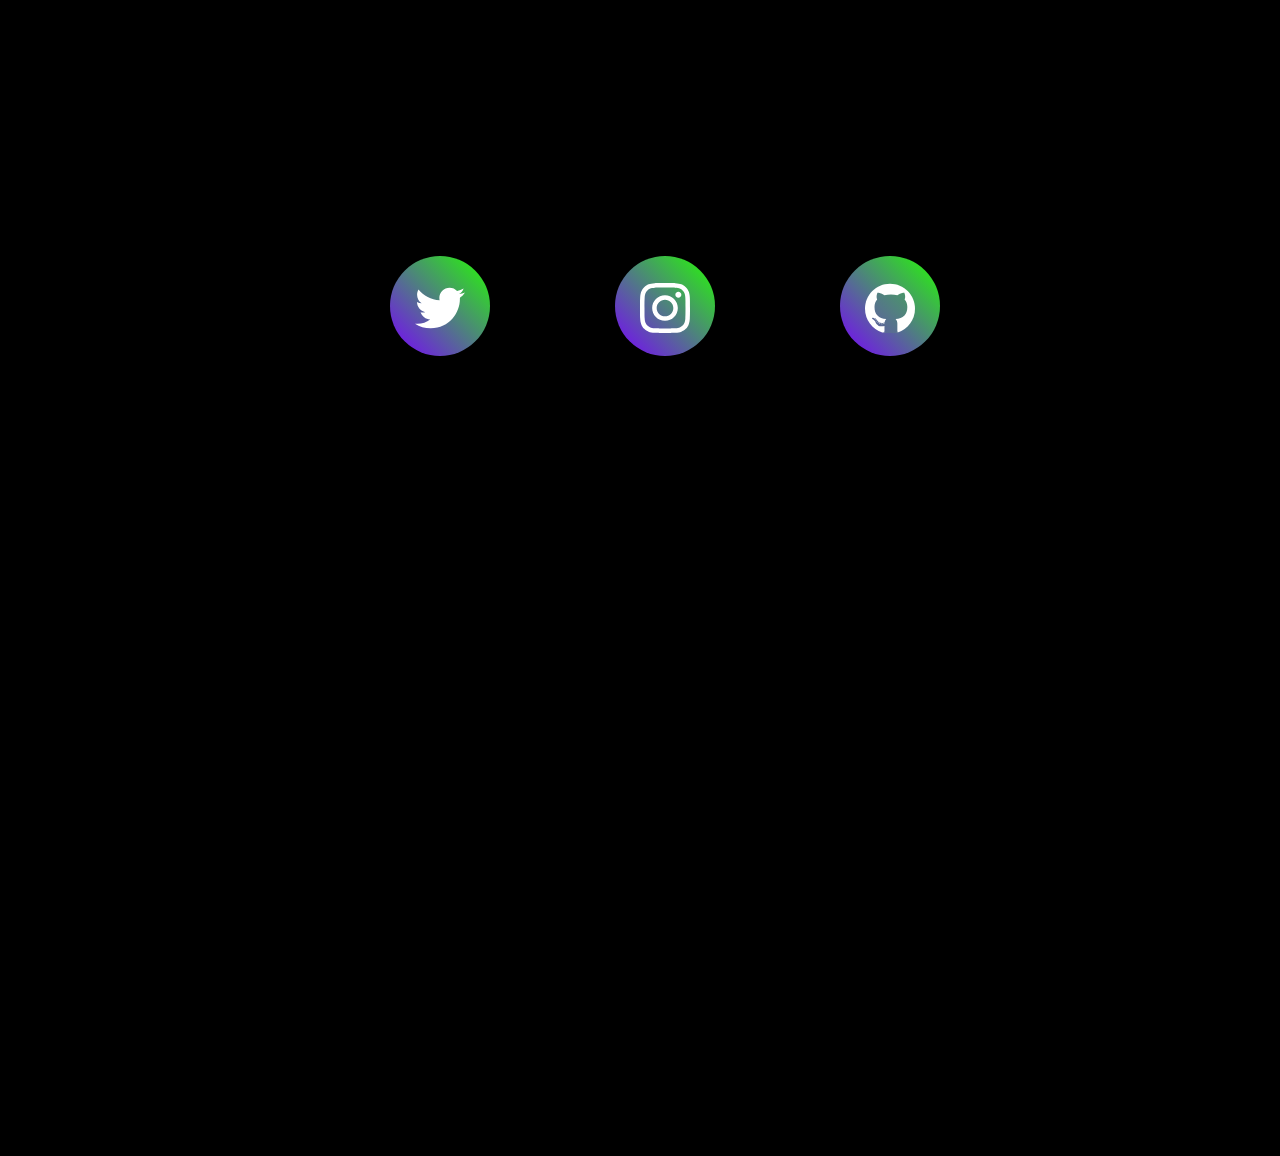
<file: social media/index.html>
<!DOCTYPE html>
<html lang="en">
<head>
    <link rel="stylesheet" href="style.css">
    <meta charset="UTF-8">
    <meta http-equiv="X-UA-Compatible" content="IE=edge">
    <meta name="viewport" content="width=device-width, initial-scale=1.0">
    <title>Document</title>
</head>
<body>
  <div class="wrapper">
      <div>
        <svg width="50" height="50" viewBox="0 0 500 407" fill="none" xmlns="http://www.w3.org/2000/svg">
            <path d="M500 48.1061C481.603 56.2656 461.833 61.7802 441.082 64.2604C462.263 51.5631 478.527 
            31.458 486.186 7.50281C466.367 19.2582 444.413 27.7962 421.047 32.3982C402.334 12.4596 375.674 
            0 346.17 0C289.517 0 243.586 45.9332 243.586 102.588C243.586 110.629 244.495 118.459 246.243 
            125.967C160.988 121.689 85.4018 80.8463 34.8074 18.779C25.9775 33.9309 20.9188 51.5539 20.9188 
            70.3548C20.9188 105.947 39.0303 137.348 66.5551 155.745C49.7385 155.212 33.9222 150.598 20.0903 
            142.914C20.083 143.342 20.083 143.772 20.083 144.203C20.083 193.91 55.4428 235.375 102.37 244.798C93.7617 
            247.143 84.6995 248.396 75.3429 248.396C68.7333 248.396 62.3066 247.754 56.0445 246.556C69.0973 287.314 
            106.981 316.974 151.869 317.803C116.762 345.318 72.5301 361.719 24.4705 361.719C16.1912 361.719 8.02517 
            361.234 0 360.287C45.3967 389.394 99.3178 406.377 157.248 406.377C345.931 406.377 449.109 250.053 449.109 
            114.485C449.109 110.036 449.011 105.612 448.813 101.213C468.854 86.7487 486.247 68.6794 500 48.1061Z" 
            fill="white"/>
            </svg>
                 
      </div>   
      <div>
        <svg width="50" height="50" viewBox="0 0 500 500" fill="none" xmlns="http://www.w3.org/2000/svg">
            <path d="M250 45.046C316.753 45.046 324.659 45.3 351.02 46.5028C375.395 47.6152 388.633 51.6879 
            397.443 55.1106C409.111 59.6458 417.44 65.0642 426.188 73.812C434.936 82.5598 440.354 90.8888 
            444.888 102.557C448.312 111.367 452.385 124.605 453.497 148.979C454.7 175.341 454.954 183.247 
            454.954 250.001C454.954 316.754 454.7 324.66 453.497 351.021C452.385 375.396 448.312 388.633 
            444.888 397.444C440.354 409.112 434.936 417.441 426.188 426.189C417.44 434.937 409.111 440.355 
            397.443 444.889C388.633 448.313 375.395 452.386 351.02 453.498C324.663 454.701 316.757 454.955 
            250 454.955C183.242 454.955 175.336 454.701 148.979 453.498C124.604 452.386 111.366 448.313 
            102.557 444.889C90.8878 440.355 82.5588 434.937 73.811 426.189C65.0632 417.441 59.6448 409.112 
            55.1106 397.444C51.6869 388.633 47.6142 375.396 46.5018 351.022C45.299 324.66 45.045 316.754 
            45.045 250.001C45.045 183.247 45.299 175.341 46.5018 148.98C47.6142 124.605 51.6869 111.367 
            55.1106 102.557C59.6448 90.8888 65.0632 82.5598 73.811 73.812C82.5588 65.0642 90.8878 59.6458 
            102.557 55.1106C111.366 51.6879 124.604 47.6152 148.978 46.5028C175.34 45.3 183.246 45.046 250 
            45.046ZM250 0C182.103 0 173.59 0.287789 146.925 1.50444C120.315 2.71911 102.142 6.94465 86.2395 
            13.1252C69.7998 19.5141 55.8579 28.0624 41.9597 41.9607C28.0614 55.8589 19.5131 69.8008 13.1242 
            86.2405C6.94366 102.143 2.71812 120.316 1.50345 146.926C0.286797 173.59 0 182.104 0 250.001C0 
            317.897 0.286797 326.41 1.50345 353.075C2.71812 379.685 6.94366 397.858 13.1242 413.76C19.5131 
            430.199 28.0614 444.142 41.9597 458.04C55.8579 471.939 69.7998 480.487 86.2395 486.876C102.142 
            493.056 120.315 497.282 146.925 498.497C173.59 499.713 182.103 500 250 500C317.896 500 326.41 
            499.713 353.074 498.497C379.684 497.282 397.857 493.056 413.76 486.876C430.199 480.487 444.141 
            471.939 458.039 458.04C471.938 444.142 480.486 430.2 486.875 413.76C493.055 397.858 497.281 
            379.685 498.496 353.075C499.712 326.41 500 317.897 500 250.001C500 182.104 499.712 173.59 
            498.496 146.926C497.281 120.316 493.055 102.143 486.875 86.2405C480.486 69.8008 471.938 
            55.8589 458.039 41.9607C444.141 28.0624 430.199 19.5141 413.76 13.1252C397.857 6.94465 
            379.684 2.71911 353.074 1.50444C326.41 0.287789 317.896 0 250 0ZM250 121.622C179.098 
            121.622 121.621 179.099 121.621 250.001C121.621 320.902 179.098 378.379 250 378.379C320.901 
            378.379 378.378 320.902 378.378 250.001C378.378 179.099 320.901 121.622 250 121.622ZM250 
            333.334C203.976 333.334 166.666 296.024 166.666 250.001C166.666 203.977 203.976 166.667 
            250 166.667C296.023 166.667 333.333 203.977 333.333 250.001C333.333 296.024 296.023 333.334 
            250 333.334ZM413.45 116.55C413.45 133.118 400.019 146.55 383.45 146.55C366.882 146.55 353.45 
            133.118 353.45 116.55C353.45 99.9809 366.882 86.5501 383.45 86.5501C400.019 86.5501 413.45 
            99.9809 413.45 116.55Z" fill="white"/>
            </svg>            
      </div>
      <div>
        <svg width="50" height="50" viewBox="0 0 500 500" fill="none" xmlns="http://www.w3.org/2000/svg">
            <g clip-path="url(#clip0_3_2)">
            <path class="gitColor1" d="M250 6.66675C111.925 6.66675 0 118.592 0 256.667C0 367.754 72.5125 461.804 172.75 
            494.367H327.25C427.487 461.804 500 367.754 500 256.667C500 
            118.592 388.075 6.66675 250 6.66675Z" fill="white"/>
            <path class="gitColor2" d="M423.333 238.832C423.333 209.081 413.26 184.403 396.062 165.058C397.93 
            160.873 399.875 155.257 400.841 148.199C403.057 132.1 400.442 122.44 398.226 
            112.987C396.01 103.533 393.395 96.8872 393.395 96.8872C393.395 96.8872 381.518 
            95.6765 371.457 99.1025C361.396 102.528 352.74 105.143 340.257 112.587C334.421 
            116.065 328.547 119.877 323.897 122.968C304.02 117.456 282.159 114.622 259.165 
            114.622C235.964 114.622 213.91 117.469 193.891 123.02C189.228 119.916 183.315 
            116.078 177.441 112.574C164.958 105.13 156.301 102.516 146.241 99.0896C136.18 
            95.6637 124.302 96.8744 124.302 96.8744C124.302 96.8744 121.687 103.52 119.472 
            112.974C117.256 122.427 114.641 132.087 116.857 148.186C117.849 155.425 119.858 
            161.143 121.778 165.355C104.902 184.584 95.0087 209.106 95.0087 238.819C95.0087 
            315.877 136.643 351.051 212.506 360.338C203.656 369.688 197.717 381.666 195.721 
            394.996C190.735 397.186 184.99 399.247 179.463 400.071C165.242 402.222 150.208 
            400.071 142.969 395.782C135.729 391.493 127.137 381.833 120.696 372.431C115.259 
            364.498 107.414 355.289 100.303 352.043C90.9122 347.754 81.7789 346.144 76.6905 
            346.943C71.5892 347.754 69.1802 351.502 70.2494 354.194C71.3187 356.873 76.4199 
            360.904 81.7918 363.854C87.1636 366.803 95.4854 374.853 100.316 382.632C105.701 
            391.313 106.757 396.323 111.317 406.24C114.525 413.221 125.501 421.94 133.32 
            426.628C140.031 430.66 153.442 432.952 167.947 433.609C172.958 433.841 184.797 
            432.373 194.78 430.956V479.254C194.78 487.484 187.244 493.743 179.438 492.301C204.493 
            500.724 231.249 505 259.165 505C287.067 505 313.823 500.724 338.904 492.327C331.111 
            493.756 323.575 487.497 323.575 479.267V404.514C323.575 387.397 316.786 371.929 305.888 
            360.402C381.196 351.36 423.333 317.024 423.333 238.832ZM94.7769 359.809C92.793 358.792 
            91.7238 356.912 92.3937 355.585C93.0635 354.258 95.2277 354.014 97.2116 355.031C99.1954 
            356.049 100.265 357.929 99.5947 359.256C98.9249 360.582 96.7607 360.827 94.7769 
            359.809ZM110.39 369.533C109.346 370.667 107.105 370.306 105.379 368.735C103.653 
            367.164 103.099 364.961 104.142 363.828C105.186 362.694 107.427 363.055 109.153 
            364.626C110.879 366.198 111.433 368.4 110.39 369.533ZM120.103 385.633C118.789 
            386.56 116.56 385.697 115.13 383.701C113.701 381.705 113.61 379.322 114.924 
            378.395C116.238 377.467 118.467 378.33 119.897 380.326C121.314 382.323 121.417 
            384.706 120.103 385.633ZM134.054 397.752C133.165 399.195 130.64 399.259 128.425 
            397.907C126.209 396.555 125.127 394.288 126.016 392.845C126.905 391.403 129.43 
            391.338 131.645 392.691C133.861 394.043 134.943 396.31 134.054 397.752ZM147.245 
            409.615C144.502 409.28 142.466 407.567 142.698 405.789C142.917 404.012 145.326 
            402.853 148.057 403.188C150.801 403.522 152.836 405.235 152.604 407.013C152.385 
            408.777 149.989 409.949 147.245 409.615ZM168.514 412.693C165.589 412.525 163.309 
            410.851 163.425 408.971C163.541 407.09 166.002 405.686 168.926 405.854C171.85 
            406.021 174.13 407.695 174.014 409.576C173.898 411.469 171.438 412.86 168.514 
            412.693ZM188.584 410.683C185.466 410.683 182.942 409.061 182.942 407.064C182.942 
            405.068 185.466 403.445 188.584 403.445C191.701 403.445 194.226 405.068 194.226 
            407.064C194.226 409.061 191.688 410.683 188.584 410.683Z" fill="url(#paint0_linear_3_2)"/>
            </g>
            <defs>
            <linearGradient id="paint0_linear_3_2" x1="1077.5" y1="-598.333" x2="-575" y2="1056.67" gradientUnits="userSpaceOnUse">
            <stop stop-color="#24FF01"/>
            <stop offset="1" stop-color="#8000FF"/>
            <stop offset="1" stop-color="#7900FF"/>
            </linearGradient>
            <linearGradient id="paint0_linear_3_25" x1="600" y1="7.33366e-05" x2="4.96089e-05" y2="600" gradientUnits="userSpaceOnUse">
                <stop stop-color="#24FF01"/>
                <stop offset="1" stop-color="#7900FF"/>
                </linearGradient>
            <clipPath id="clip0_3_2">
            <rect width="500" height="500" fill="white"/>
            </clipPath>
            </defs>
            </svg>
           
      </div>
    </div>

   
            <!-- <svg width="100" height="100" viewBox="0 0 1000 813" fill="none" xmlns="http://www.w3.org/2000/svg">
                <path d="M1000 96.2123C963.206 112.531 923.666 123.56 882.165 128.521C924.525 103.126 957.054 62.916 972.373 15.0056C932.733 38.5164 888.825 55.5925 842.094 64.7963C804.667 24.9191 751.348 0 692.341 0C579.034 0 487.172 91.8664 487.172 205.177C487.172 221.258 488.99 236.918 492.487 251.935C321.976 243.379 170.804 161.693 69.6148 37.5579C51.9551 67.8618 41.8377 103.108 41.8377 140.71C41.8377 211.893 78.0606 274.696 133.11 311.489C99.4769 310.425 67.8445 301.195 40.1807 285.827C40.1661 286.683 40.1661 287.543 40.1661 288.406C40.1661 387.82 110.886 470.749 204.74 489.596C187.523 494.286 169.399 496.791 150.686 496.791C137.467 496.791 124.613 495.507 112.089 493.111C138.195 574.629 213.962 633.949 303.738 635.606C233.524 690.635 145.06 723.438 48.9411 723.438C32.3823 723.438 16.0503 722.468 0 720.573C90.7934 778.789 198.636 812.754 314.496 812.754C691.861 812.754 898.219 500.106 898.219 228.969C898.219 220.073 898.021 211.224 897.626 202.426C937.708 173.497 972.494 137.359 1000 96.2123Z" fill="url(#paint0_linear_3_25)"/>
                <defs>
                <linearGradient id="paint0_linear_3_25" x1="1000" y1="7.33366e-05" x2="4.96089e-05" y2="813" gradientUnits="userSpaceOnUse">
                <stop stop-color="#24FF01"/>
                <stop offset="1" stop-color="#7900FF"/>
                </linearGradient>
                </defs>
                </svg>
                
                
            <svg width="100" height="100" viewBox="0 0 1000 1000" fill="none" xmlns="http://www.w3.org/2000/svg">
                <path d="M499.999 90.0919C633.505 90.0919 649.318 90.6 702.041 93.0055C750.79 95.2304 777.265 103.376 
                794.886 110.221C818.222 119.292 834.88 130.128 852.376 147.624C869.872 165.12 880.708 181.778 889.777 
                205.114C896.624 222.735 904.769 249.21 906.994 297.957C909.4 350.682 909.908 366.495 909.908 500.001C909.908 
                633.507 909.4 649.32 906.994 702.043C904.769 750.792 896.624 777.267 889.777 794.888C880.708 818.224 869.872 
                834.882 852.376 852.378C834.88 869.874 818.222 880.71 794.886 889.779C777.265 896.626 750.79 904.772 702.041 
                906.996C649.326 909.402 633.513 909.91 499.999 909.91C366.485 909.91 350.672 909.402 297.957 906.996C249.208 
                904.772 222.733 896.626 205.114 889.779C181.776 880.71 165.118 869.874 147.622 852.378C130.126 834.882 119.29 
                818.224 110.221 794.888C103.374 777.267 95.2285 750.792 93.0035 702.045C90.598 649.32 90.0899 633.507 90.0899 
                500.001C90.0899 366.495 90.598 350.682 93.0035 297.959C95.2285 249.21 103.374 222.735 110.221 205.114C119.29 
                181.778 130.126 165.12 147.622 147.624C165.118 130.128 181.776 119.292 205.114 110.221C222.733 103.376 249.208 
                95.2304 297.955 93.0055C350.68 90.6 366.493 90.0919 499.999 90.0919ZM499.999 0C364.206 0 347.181 0.575578 293.851 
                3.00889C240.629 5.43822 204.285 13.8893 172.479 26.2503C139.6 39.0282 111.716 56.1248 83.9193 83.9213C56.1229 
                111.718 39.0262 139.602 26.2484 172.481C13.8873 204.287 5.43624 240.631 3.0069 293.853C0.573594 347.181 0 364.208 
                0 500.001C0 635.794 0.573594 652.821 3.0069 706.149C5.43624 759.371 13.8873 795.715 26.2484 827.521C39.0262 
                860.398 56.1229 888.284 83.9193 916.081C111.716 943.877 139.6 960.974 172.479 973.752C204.285 986.113 240.629 
                994.564 293.851 996.993C347.181 999.426 364.206 1000 499.999 1000C635.792 1000 652.819 999.426 706.147 
                996.993C759.368 994.564 795.713 986.113 827.519 973.752C860.398 960.974 888.282 943.877 916.079 916.081C943.875 
                888.284 960.972 860.4 973.75 827.521C986.111 795.715 994.562 759.371 996.991 706.149C999.424 652.821 1000 635.794 
                1000 500.001C1000 364.208 999.424 347.181 996.991 293.853C994.562 240.631 986.111 204.287 973.75 172.481C960.972 
                139.602 943.875 111.718 916.079 83.9213C888.282 56.1248 860.398 39.0282 827.519 26.2503C795.713 13.8893 759.368 
                5.43822 706.147 3.00889C652.819 0.575578 635.792 0 499.999 0ZM499.999 243.243C358.196 243.243 243.241 358.198 
                243.241 500.001C243.241 641.804 358.196 756.759 499.999 756.759C641.802 756.759 756.757 641.804 756.757 
                500.001C756.757 358.198 641.802 243.243 499.999 243.243ZM499.999 666.669C407.952 666.669 333.331 592.048 
                333.331 500.001C333.331 407.954 407.952 333.333 499.999 333.333C592.046 333.333 666.667 407.954 666.667 
                500.001C666.667 592.048 592.046 666.669 499.999 666.669ZM826.9 233.099C826.9 266.237 800.038 293.1 766.901 
                293.1C733.763 293.1 706.9 266.237 706.9 233.099C706.9 199.962 733.763 173.1 766.901 173.1C800.038 173.1 
                826.9 199.962 826.9 233.099Z" fill="url(#paint0_linear_3_24)"/>
                <defs>
                <linearGradient id="paint0_linear_3_24" x1="1029" y1="-7.97537e-05" x2="3.06666e-05" y2="1000" gradientUnits="userSpaceOnUse">
                <stop stop-color="#24FF01"/>
                <stop offset="0.0001" stop-color="#26FF00"/>
                <stop offset="1" stop-color="#7900FF"/>
                </linearGradient>
                </defs>
                </svg>
      
            <svg width="100" height="100" viewBox="0 0 1000 1000" fill="none" xmlns="http://www.w3.org/2000/svg">
                <g clip-path="url(#clip0_3_21)">
                <circle cx="500" cy="500" r="500" fill="url(#paint0_linear_3_21)"/>
                <path d="M853.667 479.331C853.667 419.828 833.519 370.474 799.124 
                331.783C802.86 323.412 806.75 312.181 808.683 298.065C813.114 
                265.866 807.884 246.547 803.452 227.64C799.021 208.733 793.791 
                195.441 793.791 195.441C793.791 195.441 770.036 193.02 749.915 
                199.872C729.793 206.723 712.479 211.953 687.514 226.841C675.843 
                233.796 664.095 241.421 654.794 247.603C615.04 236.578 571.318 
                230.911 525.329 230.911C478.928 230.911 434.82 236.604 394.783 
                247.706C385.456 241.498 373.63 233.822 361.882 226.816C336.916 
                211.927 319.603 206.698 299.481 199.846C279.359 192.994 255.605 
                195.415 255.605 195.415C255.605 195.415 250.375 208.707 245.943 
                227.614C241.512 246.521 236.282 265.84 240.713 298.039C242.697 
                312.516 246.716 323.953 250.555 332.376C216.804 370.834 197.017 
                419.879 197.017 479.305C197.017 633.421 280.287 703.769 432.012 
                722.342C414.312 741.043 402.435 764.998 398.441 791.659C388.47 
                796.038 376.98 800.16 365.927 801.808C337.483 806.11 307.417 
                801.808 292.937 793.23C278.458 784.653 261.273 765.333 248.391 
                746.529C237.519 730.662 221.828 712.244 207.606 705.753C188.824 
                697.175 170.558 693.955 160.381 695.552C150.178 697.175 145.36 
                704.671 147.499 710.055C149.637 715.412 159.84 723.475 170.584 
                729.374C181.327 735.273 197.971 751.372 207.632 766.93C218.402 
                784.292 220.514 794.312 229.635 814.147C236.05 828.108 258.001 
                845.547 273.64 854.923C287.063 862.986 313.883 867.571 342.894 
                868.885C352.916 869.348 376.593 866.412 396.56 863.578V960.174C396.56 
                976.634 381.488 989.153 365.875 986.268C415.986 1003.11 469.498 1011.67 
                525.329 1011.67C581.134 1011.67 634.646 1003.11 684.809 986.32C669.222 
                989.179 654.15 976.66 654.15 960.2V810.695C654.15 776.461 640.572 
                745.525 618.776 722.47C769.392 704.387 853.667 635.714 853.667 
                479.331ZM196.554 721.285C192.586 719.25 190.448 715.49 191.787 
                712.836C193.127 710.183 197.455 709.694 201.423 711.729C205.391 
                713.764 207.529 717.525 206.189 720.178C204.85 722.831 200.521 723.32 
                196.554 721.285ZM227.78 740.733C225.693 743 221.21 742.279 217.758 
                739.136C214.305 735.994 213.197 731.589 215.284 729.322C217.371 727.055 
                221.854 727.777 225.306 730.919C228.759 734.062 229.867 738.467 
                227.78 740.733ZM247.206 772.932C244.578 774.787 240.121 773.061 
                237.261 769.068C234.401 765.076 234.221 760.31 236.849 758.456C239.477 
                756.601 243.934 758.327 246.794 762.32C249.628 766.312 249.834 771.078 247.206 
                772.932ZM275.108 797.171C273.331 800.056 268.281 800.185 263.849 797.481C259.418 
                794.776 257.254 790.242 259.032 787.357C260.809 784.472 265.859 784.343 270.29 
                787.048C274.722 789.753 276.886 794.286 275.108 797.171ZM301.491 820.896C296.003 
                820.226 291.932 816.8 292.396 813.245C292.834 809.69 297.652 807.372 303.114 
                808.042C308.602 808.712 312.672 812.137 312.209 815.692C311.771 819.221 306.979 
                821.565 301.491 820.896ZM344.027 827.052C338.179 826.717 333.619 823.368 333.851 
                819.608C334.082 815.847 339.003 813.039 344.852 813.374C350.7 813.709 355.26 817.057 
                355.029 820.818C354.797 824.605 349.876 827.387 344.027 827.052ZM384.168 823.033C377.933
                823.033 372.883 819.788 372.883 815.795C372.883 811.803 377.933 808.557 384.168 808.557C390.403 
                808.557 395.452 811.803 395.452 815.795C395.452 819.788 390.377 823.033 384.168 823.033Z" 
                fill="black"/>
                </g>
                <defs>
                <linearGradient id="paint0_linear_3_21" x1="-6.51215e-06" y1="1000" x2="1000" y2="-6.51215e-06" gradientUnits="userSpaceOnUse">
                <stop stop-color="#7900FF"/>
                <stop offset="1" stop-color="#24FF01"/>
                </linearGradient>
                <clipPath id="clip0_3_21">
                <rect width="1000" height="1000" fill="white"/>
                </clipPath>
                </defs>
                </svg>            -->
      
            
    </body>
</html>
</file>
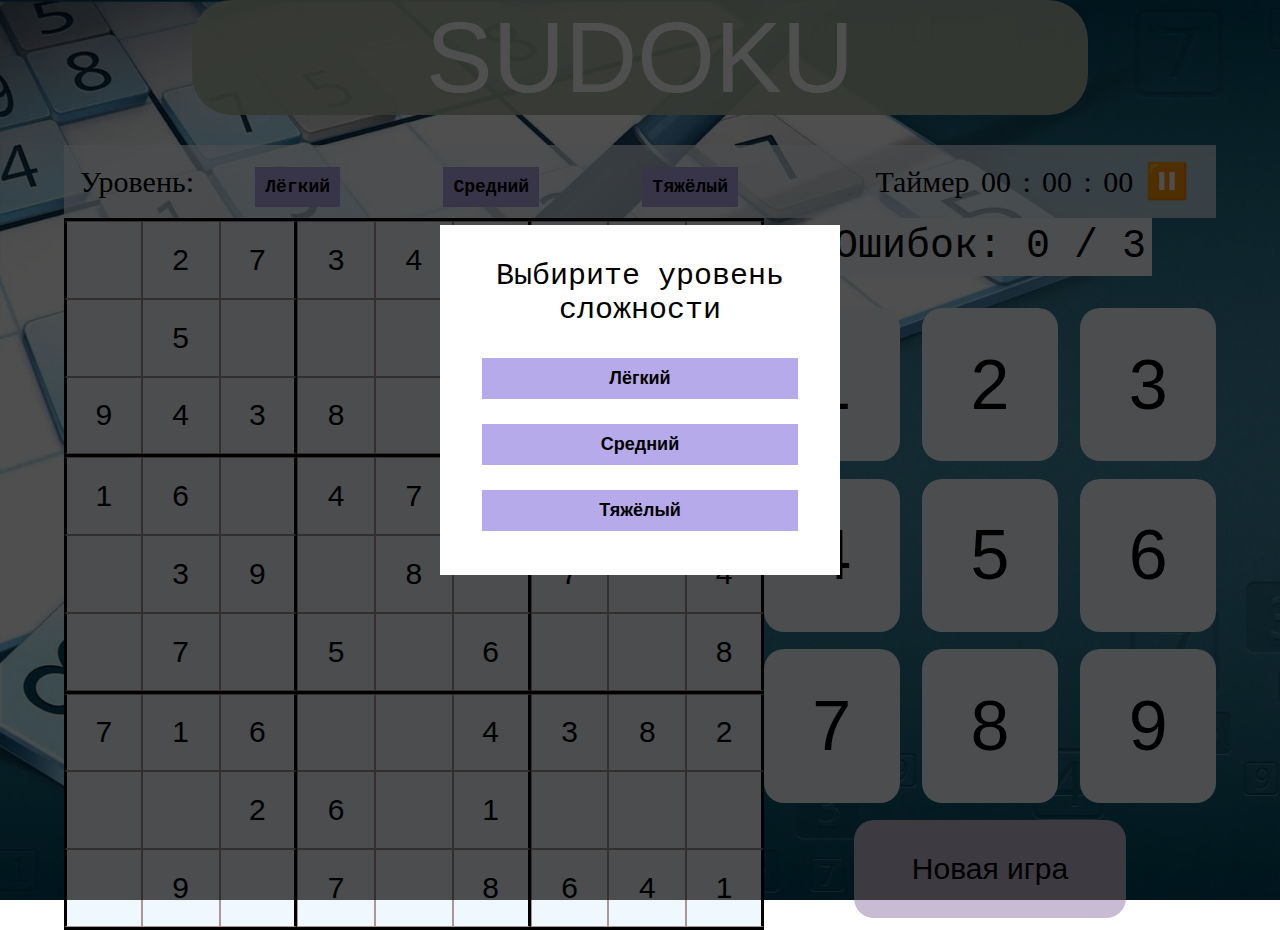
<file: soodoku/index.html>
<!DOCTYPE html>
<html lang="en">
  <head>
    <link rel="stylesheet" href="style.css" />
    <meta charset="UTF-8" />
    <meta http-equiv="X-UA-Compatible" content="IE=edge" />
    <meta name="viewport" content="width=device-width, initial-scale=1.0" />
    <title>Document</title>
  </head>

  <body>
    <h1>SUDOKU</h1>
    <ul class="level">
      <div>
        <span>Уровень:</span>
        <li><a href="#" class="difficulty_level easy">Лёгкий</a></li>
        <li><a href="#" class="difficulty_level medium">Средний</a></li>
        <li><a href="#" class="difficulty_level hard">Тяжёлый</a></li>
      </div>
      <div class="timer">
        <span>Таймер</span>
        <span class="hours">00</span>
        <span>:</span>
        <span class="minute">00</span>
        <span>:</span>
        <span class="seconds">00</span>
        <div class="cotrolTimer">
          <button class="play">▶️</button>
          <button class="pause">⏸️</button>
        </div>
      </div>
    </ul>
    <div class="wrapper">
      <div class="game_field">
        <div class="section" id="1">
          <div class="num_section sq_1 ln_1"></div>
          <div class="num_section sq_1 ln_2"></div>
          <div class="num_section sq_1 ln_3"></div>
          <div class="num_section sq_2 ln_4"></div>
          <div class="num_section sq_2 ln_5"></div>
          <div class="num_section sq_2 ln_6"></div>
          <div class="num_section sq_3 ln_7"></div>
          <div class="num_section sq_3 ln_8"></div>
          <div class="num_section sq_3 ln_9"></div>
        </div>
        <div class="section" id="2">
          <div class="num_section sq_1 ln_1"></div>
          <div class="num_section sq_1 ln_2"></div>
          <div class="num_section sq_1 ln_3"></div>
          <div class="num_section sq_2 ln_4"></div>
          <div class="num_section sq_2 ln_5"></div>
          <div class="num_section sq_2 ln_6"></div>
          <div class="num_section sq_3 ln_7"></div>
          <div class="num_section sq_3 ln_8"></div>
          <div class="num_section sq_3 ln_9"></div>
        </div>
        <div class="section" id="3">
          <div class="num_section sq_1 ln_1"></div>
          <div class="num_section sq_1 ln_2"></div>
          <div class="num_section sq_1 ln_3"></div>
          <div class="num_section sq_2 ln_4"></div>
          <div class="num_section sq_2 ln_5"></div>
          <div class="num_section sq_2 ln_6"></div>
          <div class="num_section sq_3 ln_7"></div>
          <div class="num_section sq_3 ln_8"></div>
          <div class="num_section sq_3 ln_9"></div>
        </div>
        <div class="section" id="4">
          <div class="num_section sq_4 ln_1"></div>
          <div class="num_section sq_4 ln_2"></div>
          <div class="num_section sq_4 ln_3"></div>
          <div class="num_section sq_5 ln_4"></div>
          <div class="num_section sq_5 ln_5"></div>
          <div class="num_section sq_5 ln_6"></div>
          <div class="num_section sq_6 ln_7"></div>
          <div class="num_section sq_6 ln_8"></div>
          <div class="num_section sq_6 ln_9"></div>
        </div>
        <div class="section" id="5">
          <div class="num_section sq_4 ln_1"></div>
          <div class="num_section sq_4 ln_2"></div>
          <div class="num_section sq_4 ln_3"></div>
          <div class="num_section sq_5 ln_4"></div>
          <div class="num_section sq_5 ln_5"></div>
          <div class="num_section sq_5 ln_6"></div>
          <div class="num_section sq_6 ln_7"></div>
          <div class="num_section sq_6 ln_8"></div>
          <div class="num_section sq_6 ln_9"></div>
        </div>
        <div class="section" id="6">
          <div class="num_section sq_4 ln_1"></div>
          <div class="num_section sq_4 ln_2"></div>
          <div class="num_section sq_4 ln_3"></div>
          <div class="num_section sq_5 ln_4"></div>
          <div class="num_section sq_5 ln_5"></div>
          <div class="num_section sq_5 ln_6"></div>
          <div class="num_section sq_6 ln_7"></div>
          <div class="num_section sq_6 ln_8"></div>
          <div class="num_section sq_6 ln_9"></div>
        </div>
        <div class="section" id="7">
          <div class="num_section sq_7 ln_1"></div>
          <div class="num_section sq_7 ln_2"></div>
          <div class="num_section sq_7 ln_3"></div>
          <div class="num_section sq_8 ln_4"></div>
          <div class="num_section sq_8 ln_5"></div>
          <div class="num_section sq_8 ln_6"></div>
          <div class="num_section sq_9 ln_7"></div>
          <div class="num_section sq_9 ln_8"></div>
          <div class="num_section sq_9 ln_9"></div>
        </div>
        <div class="section" id="8">
          <div class="num_section sq_7 ln_1"></div>
          <div class="num_section sq_7 ln_2"></div>
          <div class="num_section sq_7 ln_3"></div>
          <div class="num_section sq_8 ln_4"></div>
          <div class="num_section sq_8 ln_5"></div>
          <div class="num_section sq_8 ln_6"></div>
          <div class="num_section sq_9 ln_7"></div>
          <div class="num_section sq_9 ln_8"></div>
          <div class="num_section sq_9 ln_9"></div>
        </div>
        <div class="section" id="9">
          <div class="num_section sq_7 ln_1"></div>
          <div class="num_section sq_7 ln_2"></div>
          <div class="num_section sq_7 ln_3"></div>
          <div class="num_section sq_8 ln_4"></div>
          <div class="num_section sq_8 ln_5"></div>
          <div class="num_section sq_8 ln_6"></div>
          <div class="num_section sq_9 ln_7"></div>
          <div class="num_section sq_9 ln_8"></div>
          <div class="num_section sq_9 ln_9"></div>
        </div>
        <div class="blockPause"></div>
      </div>
      <div class="winner">
        <div class="tittle_winner"></div>
      </div>
      <div class="game_control">
        <div class="errors">
          <span> Ошибок: </span>
          <span class="cout_errors">0</span>
          <span>/ 3 </span>
        </div>
        <div class="clav">
          <button>1</button>
          <button>2</button>
          <button>3</button>
          <button>4</button>
          <button>5</button>
          <button>6</button>
          <button>7</button>
          <button>8</button>
          <button>9</button>
        </div>
        <button class="newgame">Новая игра</button>
      </div>
    </div>
    <div class="wraper_popap-endgame">
      <div class="popap">
        <h2 class="popa_tittle">Игра окончена</h2>
        <p class="popap_discription">
          Вы сделали 3 ошибки и проиграли в этой игре
        </p>
        <button class="restart_game">Второй шанс</button>
        <button class="newgame">Новая игра</button>
      </div>
    </div>
    <div class="wraper_popap-level">
      <div class="popap">
        <h3 class="popa_tittle">Выбирите уровень сложности</h3>
        <button class="difficulty_level easy">Лёгкий</button>
        <button class="difficulty_level medium">Средний</button>
        <button class="difficulty_level hard">Тяжёлый</button>
      </div>
    </div>

    <script src="script.js"></script>
  </body>
</html>
</file>
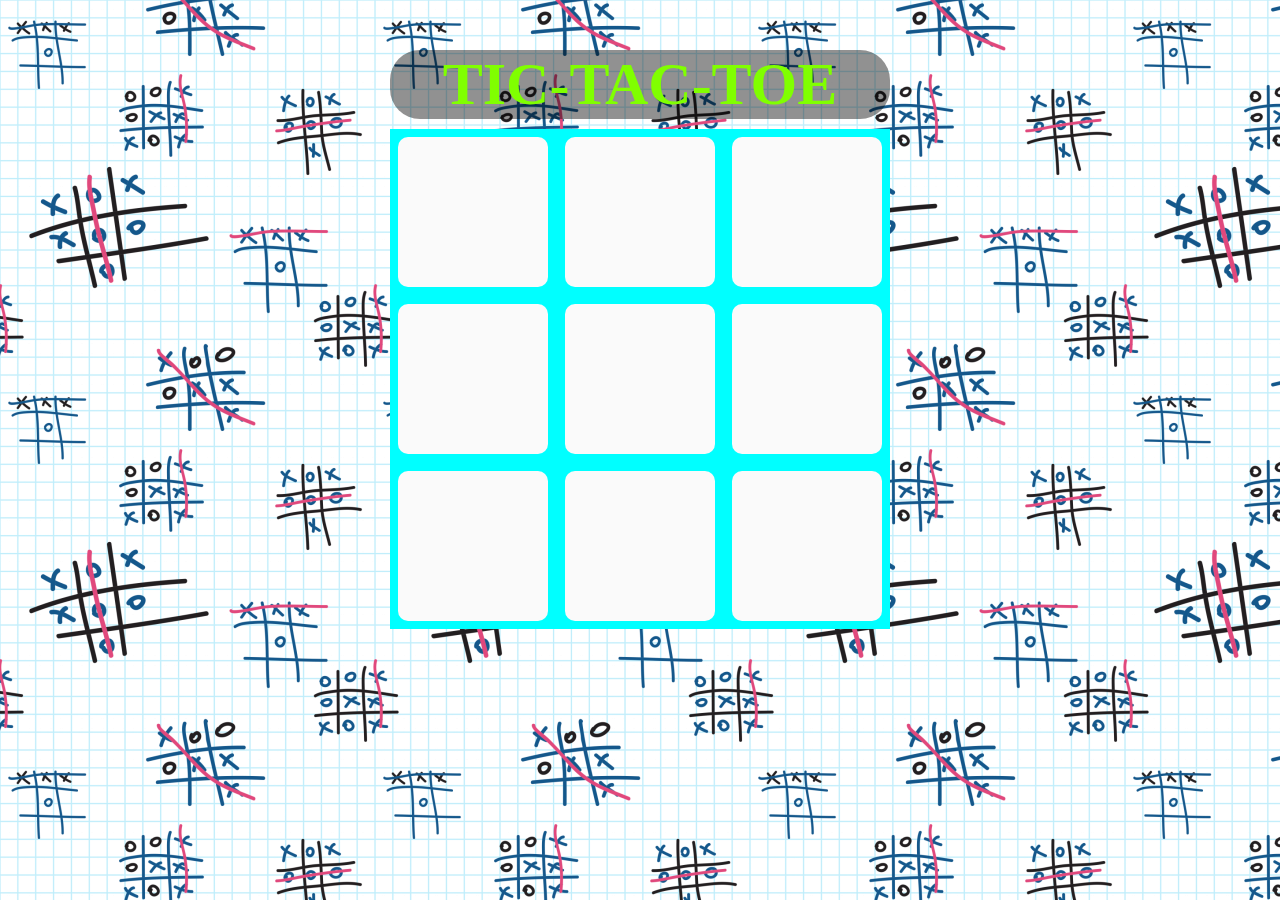
<file: tic-tac-toe/index.html>
<!DOCTYPE html>
<html lang="en">
<head>
    <link rel="stylesheet" href="style.css">
    <meta charset="UTF-8">
    <meta http-equiv="X-UA-Compatible" content="IE=edge">
    <meta name="viewport" content="width=device-width, initial-scale=1.0">
    <title>Document</title>
</head>
<body>
    <!-- <form action="" class="input">
        <input type="radio" id="zero"
     name="contact" value="zero">
    <label for="zero">Zero</label>
    </form> -->

    
    <h1>TIC-TAC-TOE</h1>
    <div class="wrapper">
        <div class="dot 0"></div>
        <div class="dot 1"></div>
        <div class="dot 2"></div>
        <div class="dot 3"></div>
        <div class="dot 4"></div>
        <div class="dot 5"></div>
        <div class="dot 6"></div>
        <div class="dot 7"></div>
        <div class="dot 8"></div>
    </div>
    <div class="popapWin">
        <div class="wraperPopap">
            <h1 class="winner"></h1>
            <button class="restart">Restart ↻</button>
        </div>
    </div>

    <script src="script.js"></script>
</body>
</html>
</file>
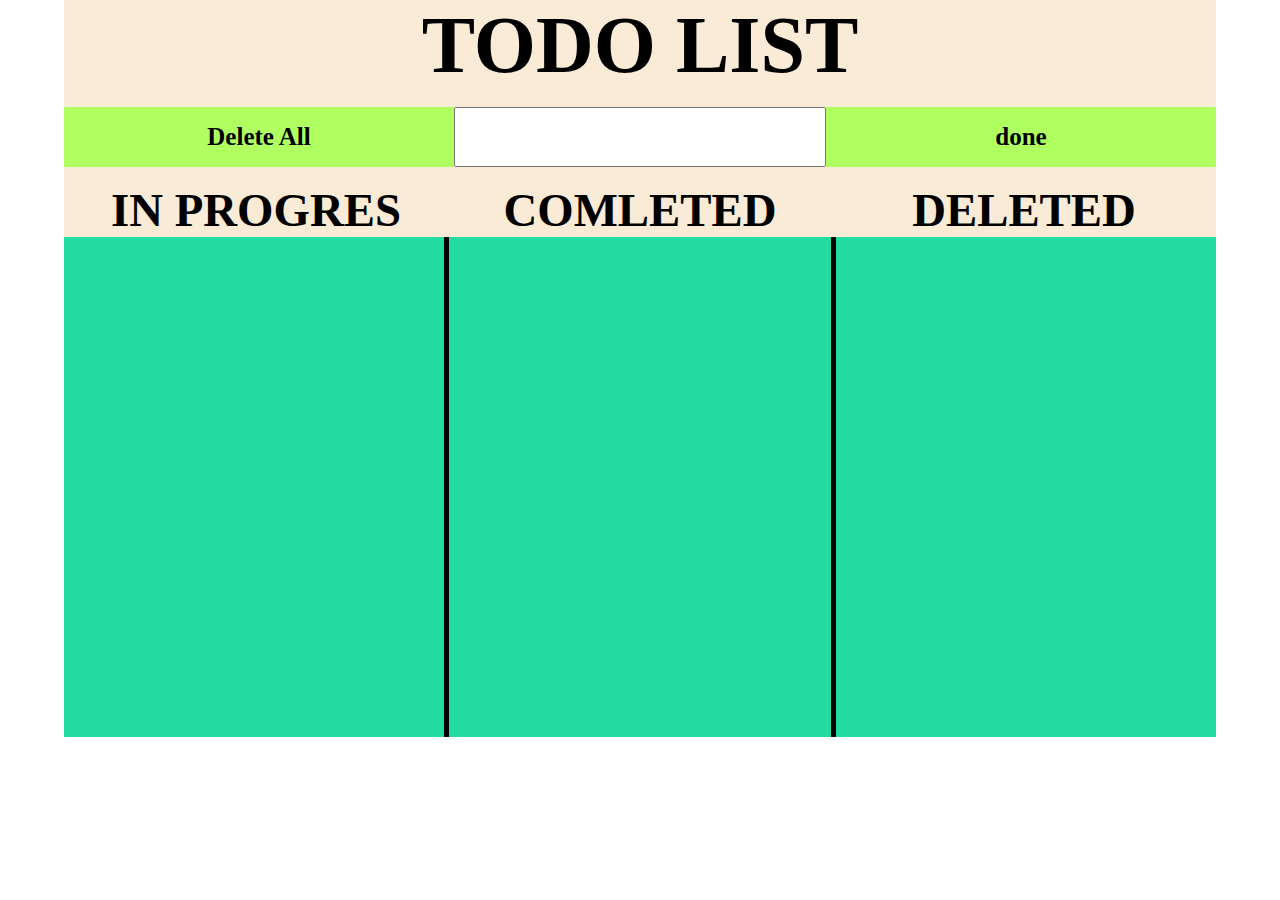
<file: todoList/index.html>
<!DOCTYPE html>
<html lang="en">
<head>
    <link rel="stylesheet" href="style.css">
    <meta charset="UTF-8">
    <meta http-equiv="X-UA-Compatible" content="IE=edge">
    <meta name="viewport" content="width=device-width, initial-scale=1.0">
    <title>Document</title>
</head>
<body>

    <div class="wrapper">
        <h1>TODO LIST</h1>
        <div class="todo__wrapper">
            <button class="delet__todo">Delete All</button>
            <input type="text" class="input__todo">
            <button class="add__todo">done</button>
        </div>
    <div class="title__card">
        <h3>IN PROGRES</h3>
        <h3>COMLETED</h3>
        <H3>DELETED</H3>
    </div>
        <div class="wrapper__card">
            <div class="progres__card" id="card"></div>
            <div class="comleted__card" id="card"></div>
            <div class="deleted__card" id="card"></div>
        </div>
    </div>

    <div class="popap-edit">
        <div class="input-section">
            <input class="input-edit" type="text">
            
            <button class="btn-save" >Save</button>
            <button class="btn-close">X</button>
        </div>
    </div>
    

    <script src="script.js"></script>
</body>
</html>
</file>
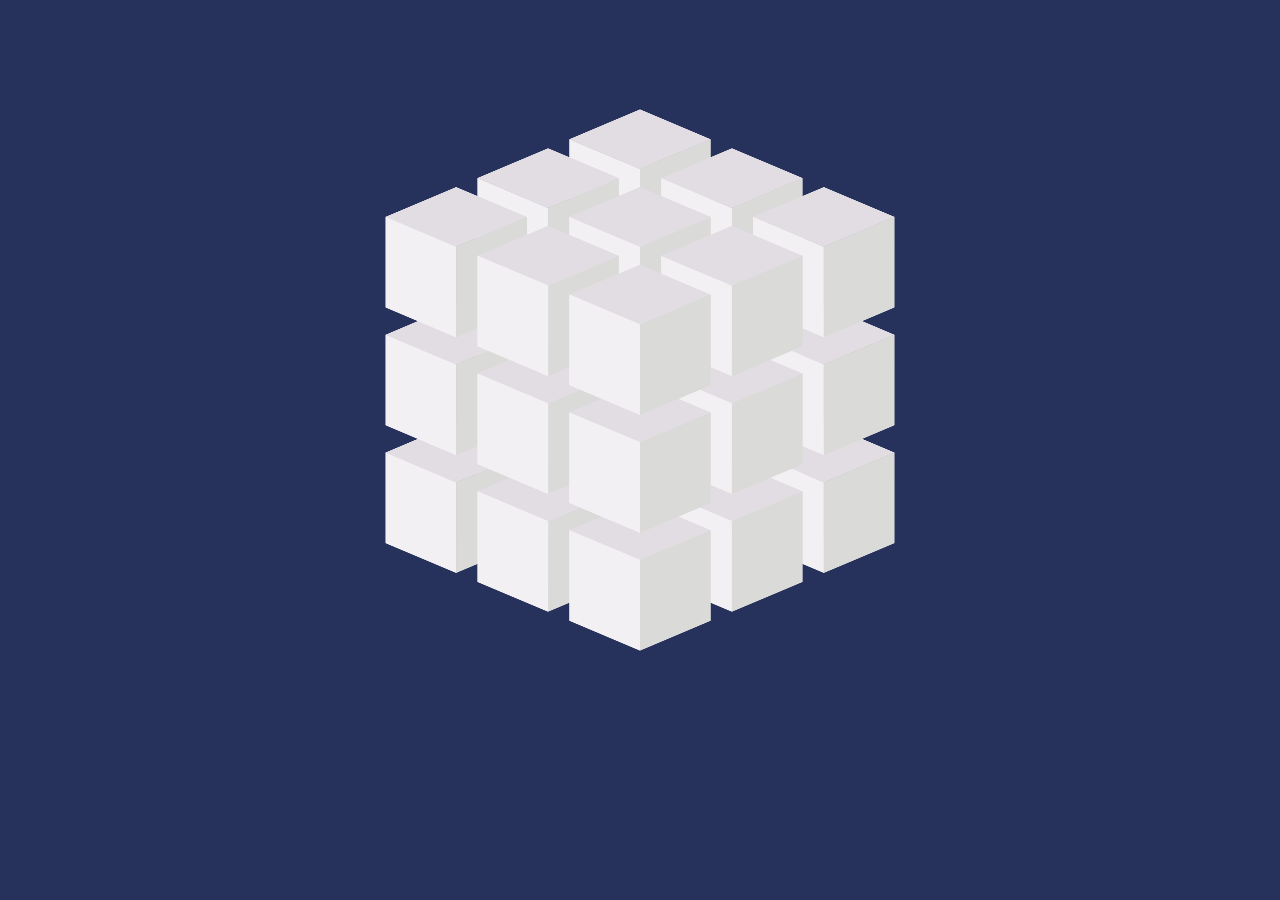
<file: кубик 3D/index.html>
<!DOCTYPE html>
<html lang="en">

<head>
    <link rel="stylesheet" href="style.css">
    <meta charset="UTF-8">
    <meta http-equiv="X-UA-Compatible" content="IE=edge">
    <meta name="viewport" content="width=device-width, initial-scale=1.0">
    <title>Document</title>
</head>

<body>
    <div class="blok">
        <div class="wrapper one">
            <div class="cubewrap">
                <div class="wrapside"></div>
                <div class="wrapside"></div>
                <div class="wrapside"></div>
                <div class="sideright wrapside"></div>
                <div class="sideleft wrapside"></div>
                <div class="sidetop wrapside"></div>
            </div>
            <div class="cubewrap">
                <div class="wrapside"></div>
                <div class="wrapside"></div>
                <div class="wrapside"></div>
                <div class="sideright wrapside"></div>
                <div class="sideleft wrapside"></div>
                <div class="sidetop wrapside"></div>
            </div>
            <div class="cubewrap">
                <div class="wrapside"></div>
                <div class="wrapside"></div>
                <div class="wrapside"></div>
                <div class="sideright wrapside"></div>
                <div class="sideleft wrapside"></div>
                <div class="sidetop wrapside"></div>
            </div>
            <div class="cubewrap">
                <div class="wrapside"></div>
                <div class="wrapside"></div>
                <div class="wrapside"></div>
                <div class="sideright wrapside"></div>
                <div class="sideleft wrapside"></div>
                <div class="sidetop wrapside"></div>
            </div>
            <div class="cubewrap">
                <div class="wrapside"></div>
                <div class="wrapside"></div>
                <div class="wrapside"></div>
                <div class="sideright wrapside"></div>
                <div class="sideleft wrapside"></div>
                <div class="sidetop wrapside"></div>
            </div>
            <div class="cubewrap">
                <div class="wrapside"></div>
                <div class="wrapside"></div>
                <div class="wrapside"></div>
                <div class="sideright wrapside"></div>
                <div class="sideleft wrapside"></div>
                <div class="sidetop wrapside"></div>
            </div>
            <div class="cubewrap">
                <div class="wrapside"></div>
                <div class="wrapside"></div>
                <div class="wrapside"></div>
                <div class="sideright wrapside"></div>
                <div class="sideleft wrapside"></div>
                <div class="sidetop wrapside"></div>
            </div>
            <div class="cubewrap">
                <div class="wrapside"></div>
                <div class="wrapside"></div>
                <div class="wrapside"></div>
                <div class="sideright wrapside"></div>
                <div class="sideleft wrapside"></div>
                <div class="sidetop wrapside"></div>
            </div>
            <div class="cubewrap">
                <div class="wrapside"></div>
                <div class="wrapside"></div>
                <div class="wrapside"></div>
                <div class="sideright wrapside"></div>
                <div class="sideleft wrapside"></div>
                <div class="sidetop wrapside"></div>
            </div>
        </div>
        <div class="wrapper second">
            <div class="cubewrap">
                <div class="wrapside"></div>
                <div class="wrapside"></div>
                <div class="wrapside"></div>
                <div class="sideright wrapside"></div>
                <div class="sideleft wrapside"></div>
                <div class="sidetop wrapside"></div>
            </div>
            <div class="cubewrap">
                <div class="wrapside"></div>
                <div class="wrapside"></div>
                <div class="wrapside"></div>
                <div class="sideright wrapside"></div>
                <div class="sideleft wrapside"></div>
                <div class="sidetop wrapside"></div>
            </div>
            <div class="cubewrap">
                <div class="wrapside"></div>
                <div class="wrapside"></div>
                <div class="wrapside"></div>
                <div class="sideright wrapside"></div>
                <div class="sideleft wrapside"></div>
                <div class="sidetop wrapside"></div>
            </div>
            <div class="cubewrap">
                <div class="wrapside"></div>
                <div class="wrapside"></div>
                <div class="wrapside"></div>
                <div class="sideright wrapside"></div>
                <div class="sideleft wrapside"></div>
                <div class="sidetop wrapside"></div>
            </div>
            <div class="cubewrap">
                <div class="wrapside"></div>
                <div class="wrapside"></div>
                <div class="wrapside"></div>
                <div class="sideright wrapside"></div>
                <div class="sideleft wrapside"></div>
                <div class="sidetop wrapside"></div>
            </div>
            <div class="cubewrap">
                <div class="wrapside"></div>
                <div class="wrapside"></div>
                <div class="wrapside"></div>
                <div class="sideright wrapside"></div>
                <div class="sideleft wrapside"></div>
                <div class="sidetop wrapside"></div>
            </div>
            <div class="cubewrap">
                <div class="wrapside"></div>
                <div class="wrapside"></div>
                <div class="wrapside"></div>
                <div class="sideright wrapside"></div>
                <div class="sideleft wrapside"></div>
                <div class="sidetop wrapside"></div>
            </div>
            <div class="cubewrap">
                <div class="wrapside"></div>
                <div class="wrapside"></div>
                <div class="wrapside"></div>
                <div class="sideright wrapside"></div>
                <div class="sideleft wrapside"></div>
                <div class="sidetop wrapside"></div>
            </div>
            <div class="cubewrap">
                <div class="wrapside"></div>
                <div class="wrapside"></div>
                <div class="wrapside"></div>
                <div class="sideright wrapside"></div>
                <div class="sideleft wrapside"></div>
                <div class="sidetop wrapside"></div>
            </div>

        </div>
        <div class="wrapper third">

            <div class="cubewrap">
                <div class="wrapside"></div>
                <div class="wrapside"></div>
                <div class="wrapside"></div>
                <div class="sideright wrapside"></div>
                <div class="sideleft wrapside"></div>
                <div class="sidetop wrapside"></div>
            </div>
            <div class="cubewrap">
                <div class="wrapside"></div>
                <div class="wrapside"></div>
                <div class="wrapside"></div>
                <div class="sideright wrapside"></div>
                <div class="sideleft wrapside"></div>
                <div class="sidetop wrapside"></div>
            </div>
            <div class="cubewrap">
                <div class="wrapside"></div>
                <div class="wrapside"></div>
                <div class="wrapside"></div>
                <div class="sideright wrapside"></div>
                <div class="sideleft wrapside"></div>
                <div class="sidetop wrapside"></div>
            </div>
            <div class="cubewrap">
                <div class="wrapside"></div>
                <div class="wrapside"></div>
                <div class="wrapside"></div>
                <div class="sideright wrapside"></div>
                <div class="sideleft wrapside"></div>
                <div class="sidetop wrapside"></div>
            </div>
            <div class="cubewrap">
                <div class="wrapside"></div>
                <div class="wrapside"></div>
                <div class="wrapside"></div>
                <div class="sideright wrapside"></div>
                <div class="sideleft wrapside"></div>
                <div class="sidetop wrapside"></div>
            </div>
            <div class="cubewrap">
                <div class="wrapside"></div>
                <div class="wrapside"></div>
                <div class="wrapside"></div>
                <div class="sideright wrapside"></div>
                <div class="sideleft wrapside"></div>
                <div class="sidetop wrapside"></div>
            </div>
            <div class="cubewrap">
                <div class="wrapside"></div>
                <div class="wrapside"></div>
                <div class="wrapside"></div>
                <div class="sideright wrapside"></div>
                <div class="sideleft wrapside"></div>
                <div class="sidetop wrapside"></div>
            </div>
            <div class="cubewrap">
                <div class="wrapside"></div>
                <div class="wrapside"></div>
                <div class="wrapside"></div>
                <div class="sideright wrapside"></div>
                <div class="sideleft wrapside"></div>
                <div class="sidetop wrapside"></div>
            </div>
            <div class="cubewrap">
                <div class="wrapside"></div>
                <div class="wrapside"></div>
                <div class="wrapside"></div>
                <div class="sideright wrapside"></div>
                <div class="sideleft wrapside"></div>
                <div class="sidetop wrapside"></div>
            </div>

        </div>
    </div>


</body>

</html>
</file>
<file: style.css>
*{
    margin: 0;
    box-sizing: border-box;
    border: 1px solid black;
    font-family: 'Open Sans';

}

.offerHeader{
    height: 100vh;
    background-image: url(images/bg.jpg);
    background-size: cover;
    padding-top: 20px;
    text-align: center;
}
.logo{
    width: 102px;
    height: 21px;
    background-image: url(images/projeco-logo.png);
    background-size: cover;
    margin: 0 auto;
    margin-bottom: 318px;
}
.tittle{
    font-size: 60px;
    color: white;
    font-family: 'Bebas Neue';
    line-height: 100%;
    font-weight: 400;
    letter-spacing: 5.7px;
}

.discription{
    font-size: 16px;
    color: white;
    font-family: 'Open Sans';
    font-weight: 600;
    margin-bottom: 221px;
}
.scroll{
    font-family: 'Open Sans';
    font-size: 11px;
    letter-spacing: 4px;
    font-weight: 600;
    background: none;
    border: none;
    color: rgba(255, 255, 255, 1);
    text-shadow: 0px 4px 4px rgba(0, 0, 0, 0.25), 0px 4px 4px rgba(0, 0, 0, 0.25);
}
.wrapper{
    width: 80%;
    margin: 0 auto;
}
.header{
    border-bottom: 1px solid rgba(230, 230, 230, 1);
}
.wrapperHeader{
    padding:24px 0;
    display: flex;
    justify-content: space-between;
    border-bottom: 1px solid rgba(230, 230, 230, 1);
}
.headerLogo{
    width: 80px;
    height: 17px;
    background-image: url(images/KONSTRU\ T.png);
}
.menu{
    list-style: none;
    padding: 0;
    display: flex;
}
.menu li{
    margin-left: 40px;
    font-size: 12px;
    font-weight: 600;
    color: rgba(72, 85, 91, 1);
}
.wrapperStory{
    padding-top: 57px;
    margin-bottom: 118px;
}
.storyTittle{
    text-align: center;
    font-size: 18;
    font-weight: bold;
    color: rgba(72, 85, 91, 1);
    margin-bottom: 10px;
}
.lineStory{
    width: 50px;
    height: 2px;
    background-color: rgba(0, 164, 229, 1);
    margin: 0 auto 80px;
}
.contentStory{
    display: flex;
}
 .storyDiscription{
    margin-right: 76px;
} 
.storyDiscription h3{
    font-size: 20px;
    font-weight: 700;
    color: #48555B;
    margin-bottom: 30px;
}
.storyGalery{
    display: flex;
    justify-content: space-between;
}
.storyGalery div{
    width: 140px;
    height: 224px;
    margin-left: 20px;
}
.storyGalery p{
    font-size: 24px;
    font-weight: 800;
    color: white;
    margin: 15px;
}
.plan{
    background-image: url(images/Bitmap.jpg);
}
.manage{
    background-image: url(images/Bitmap2.jpg);
}.build{
    background-image: url(images/Bitmap3.jpg);
}
.capabilitiesTittle{
    display: flex;
    justify-content: space-between;
}

.capabilitiesTittle h3{
    font-size: 18;
    font-weight: bold;
    color: rgba(72, 85, 91, 1);
    margin-bottom: 10px;
}
.capabilitiesTittle p{
    margin:0 32 0 155px;
}
.line{
    width: 50px;
    height: 2px;
    background-color: rgba(0, 164, 229, 1);
}
.button{
    width: 150px;
    height: 40px;
    background-color: rgba(0, 164, 229, 1);
    font-size: 13px;
    color: white;
    font-weight: 700;
    padding: 11px 30px;
}
</file>
<file: compound interest calculator/style.css>
@import url('https://fonts.googleapis.com/css2?family=Marmelad&display=swap');
*{
    /* font-family: 'Marmelad', sans-serif;   */
    /* border: 1px solid black; */
    margin: 0;
    box-sizing: border-box;
}
.input{
    height: 20px;
}
.index0{
    display: none;
}
.wrapeer, .chartProcent{
    display: flex;
    /* justify-content: center; */
}

.wrapeer{
    width: 100%;
}
.calc{
    width: 40%;
    margin: 0.4rem;
}
.calc input{
    width: 100%;
    height: 50px;
    font-size: 20px;
}
.calc p{
    margin: 0.5rem;
    font-size: 25px;
}
.submit{
    background-color: rgb(189, 18, 18);
    color: white;
    border: none;
    border-radius: 5px;
    margin-top: 2rem;
}
.chart{
    font-size: 35px;
    font-weight: 800;
    text-align: center;
}
.chart div{
    margin: 3rem;
}

.tableResult, .tableTiitle{
    width: 80%;
    font-size: 30px;
    border-spacing: 0;
}
.tableResult, tbody tr td{
    padding: 2rem;
    text-align: center;
}
tbody:nth-child(even){
    background-color:rgb(240, 194, 138);
}
</file>
<file: Film/style.css>
@import url('https://fonts.googleapis.com/css2?family=Montserrat:wght@200&display=swap');
@import url('https://fonts.googleapis.com/css2?family=Raleway:wght@100;200;300;400;500;600;700;800&display=swap');
*{
    margin: 0;
    box-sizing: border-box;
    /* border: 1px solid rgb(255, 255, 255); */
    font-family: 'Raleway', sans-serif;

}
ul{
    list-style: none;
    padding: 0;
}

:root{
    --grad: linear-gradient(rgba(29, 38, 46, 0.5), rgba(29, 38, 46, 0.5));
}
body{
    height: 100vh;
    background-color: #413b3b;
}
.wrapper{
    height: 100vh;
    width: 100%;
    display: flex;
    position: relative;
    align-items: center;
}
.navigator{
    background-color: transparent;
    font-size: 60px;
    position: absolute;
    color: aliceblue;
    border: none;

}
.close{
   position: absolute;
   font-size: 70px;
   padding: 0;
   width: 60px;
   height: 60px;
   z-index: 2;
   top: 20px;
   display: none;
   background:none;
    border: none;
}
.close div{
    position: absolute;
    width: 100%;
    height: 3px;
    background-color: rgb(255, 255, 255);
}
.close div:nth-child(1){
    transform: rotate(45deg);
}
.close div:nth-child(2){
    transform: rotate(-45deg);

}
.next{
    right: 0;
}
.content{
    width: 25%;
    height: 100%;
    background-size: cover;
    background-position: center;
    transition: all ease 1s;
    position: relative;
    display: flex;
    justify-content: flex-end;
}
.content::after{
    content: "";
    color: aliceblue;
    bottom: 10px;
    left: 10px;
    font-size: 60px;
    font-family: 'Montserrat', sans-serif;
    position: absolute;
}
.content::before{
    content: "";
    width: 100%;
    min-width: 250px;
    color: aliceblue;
    font-size:20px;
    position: absolute;
    bottom: 30px;
    right: -90%;
    transform-origin: 0 100%;
    transform: rotate(-90deg);
    font-family: 'Oswald', sans-serif;
    /* border: 1px solid rgb(170, 255, 0); */

}
.jocker{
    background-image: var(--grad),
    url(images/Joker-7.jpg);
}
.jocker::after{
    content: "01";
}
.jocker::before{
    content: "✦ Jocker";
}
.jocker:hover{
    background-image: 
    url(images/Joker-7.jpg);
}

.johnWick{
    background-image: var(--grad), 
    url(images/John-Wick.jpg);
}
.johnWick::after{
    content: "02";
}
.johnWick::before{
    content: "✦ John Wick";
}
.johnWick:hover{
    background-image:url(images/John-Wick.jpg);
}
.helboy{
    background-image: 
    var(--grad), 
    url(images/Hellboy.jpg);
}
.helboy::after{
    content: "03";
}
.helboy::before{
    content: "✦ HellBoy";
}
.helboy:hover{
    background-image: url(images/Hellboy.jpg);
}
.starwars{
    background-image: 
    var(--grad), 
    url(images/starwars.jpg);
}
.starwars::after{
    content: "04";
}
.starwars::before{
    content: "✦ Star Wars";
}
.starwars:hover{
    background-image: url(images/starwars.jpg);
}
.content:hover{
    width: 35%;
}

.active{
    width: 200%;
    background-position: right;    
}

.active  .discriptionFilm{
    display: block;
}
.active:hover{
    width: 200%;
}

.discriptionFilm{
    padding-top: 3rem;
    width: 50%;
    color: white;
    display: none;
}
.tittle{
    font-size: 90px;
    margin-bottom: 1rem;
}
.grade{
    display: flex;
    margin: 1.5rem 0; 
}
.grade li{
    font-size: 40px;
    margin: 0 10px;
}
.grade li:nth-child(-n+4){
    color: yellow;
}

.discriptionTittle{
    font-size: 18px;
    font-family:'Lucida Sans', 'Lucida Sans Regular', 'Lucida Grande', 'Lucida Sans Unicode', Geneva, Verdana, sans-serif;
    margin-bottom: 3rem;
    color: #d6cece;
    font-weight: 700;
}
.details div{
    width: 80%;
    display: flex;
    justify-content: space-between;
    margin: 10px 0;
    font-size: 16px;
}
.details li{
    margin: 1rem;
}
.active:nth-child(1){
    background-image: 
    url(images/Joker-7.jpg);
} .active:nth-child(2){
    background-image: 
    url(images/John-Wick.jpg);
} .active:nth-child(3){
    background-image: 
    url(images/Hellboy.jpg);
} .active:nth-child(4){
    background-image: 
    url(images/starwars.jpg);
}

.active .close{
    display: block;
}
</file>
<file: KONSTUCT/style.css>
*{
    margin: 0;
    box-sizing: border-box;
    /* border: 1px solid black; */
    font-family: 'Open Sans';

}

.offerHeader{
    position: relative;
    height: 100vh;
    background-image: url(images/bg.jpg);
    background-size: cover;
    background-position: center;
    display: flex;
    flex-direction: column;
    padding-top: 20px;
    align-items: center;

}
.logo{
    width: 102px;
    height: 21px;
    background-image: url(images/projeco-logo.png);
    background-size: cover;
    margin: 0 auto;
    margin-bottom: 318px;
}
.tittle{
    font-size: 60px;
    color: white;
    font-family: 'Bebas Neue';
    line-height: 100%;
    font-weight: 400;
    letter-spacing: 5.7px;
}

.discription{
    font-size: 16px;
    color: white;
    font-family: 'Open Sans';
    font-weight: 600;
}
.scroll{
    position: absolute;
    bottom: 70px;
    font-family: 'Open Sans';
    font-size: 11px;
    letter-spacing: 4px;
    font-weight: 600;
    background: none;
    border: none;
    color: rgba(255, 255, 255, 1);
    text-shadow: 0px 4px 4px rgba(0, 0, 0, 0.25), 0px 4px 4px rgba(0, 0, 0, 0.25);
}
.wrapper{
    max-width: 1440px;
    width: 65%;
    margin: 0 auto;
}
.header{
    border-bottom: 1px solid rgba(230, 230, 230, 1);
}
.wrapperHeader{
    padding:24px 0;
    display: flex;
    justify-content: space-between;
    border-bottom: 1px solid rgba(230, 230, 230, 1);
}
.headerLogo{
    width: 80px;
    height: 17px;
    background-image: url(images/KONSTRU\ T.png);
}
.menu{
    list-style: none;
    padding: 0;
    display: flex;
}
.menu li{
    margin-left: 40px;
    font-size: 12px;
    font-weight: 600;
    color: rgba(72, 85, 91, 1);
}
.buttonGamburger{
    width: 30px;
    height: 30px;
    display: none;
    overflow: hidden;
    
}
.buttonGamburger div{
    width: 100%;
    height: 2px;
    background-color: black;
    transition: all .4s ;
}
.mobile__menu{
    width: 100%;
    list-style: none;
    padding: 0;
    text-align: center;
    display: none;
}
.openMenu div:nth-child(1){
    width: 160%;
    transform-origin: 1px 1px;
    transform: rotate(45deg);
}.openMenu div:nth-child(3){
    width: 160%;
    transform-origin: 1px 1px;
    transform: rotate(-45deg);
}.openMenu div:nth-child(2){
    width: 0px;
}

.active{
    display: block;
}
.mobile__menu li{
    padding: 1rem;
    border: 1px solid #beeaff;
}
.mobile__menu li:hover{
    background-color: #85a2b06f;
}

.mobile__menu li a{
    text-decoration: none;
    color: #48555B;
}

.wrapperStory{
    padding-top: 57px;
    margin-bottom: 118px;
}
.storyTittle{
    text-align: center;
    font-size: 18;
    font-weight: bold;
    color: rgba(72, 85, 91, 1);
    margin-bottom: 10px;
}
.lineStory{
    width: 50px;
    height: 2px;
    background-color: rgba(0, 164, 229, 1);
    margin: 0 auto 80px;
}
.contentStory{
    display: flex;
    flex-wrap: wrap;
    justify-content: space-between;
}
.storyDiscription{
    width: 405px;
}
.storyDiscription h3{
    font-size: 20px;
    font-weight: 700;
    color: #48555B;
    margin-bottom: 30px;
}
.storyGalery{
    display: flex;
    justify-content: space-between;
}
.storyGalery div{
    width: 140px;
    height: 224px;
    margin-left: 20px;
}
.storyGalery p{
    font-size: 24px;
    font-weight: 800;
    color: white;
    margin: 15px;
}
.plan{
    background-image: url(images/Bitmap.jpg);
}
.manage{
    background-image: url(images/Bitmap2.jpg);
}.build{
    background-image: url(images/Bitmap3.jpg);
}




.capabilitiesTittle, .capabilitiesAction{
    display: flex;
    flex-wrap: wrap;
    justify-content:space-between;
    margin-bottom: 75px;
}

.capabilitiesTittle h3{
    font-size: 18;
    font-weight: bold;
    color: rgba(72, 85, 91, 1);
    margin-bottom: 10px;
}
.capabilitiesTittle p{
    font-size: 11px;
    margin-right: 30px;
}
.line{
    width: 50px;
    height: 2px;
    background-color: rgba(0, 164, 229, 1);
}

.button{
    background-color: rgba(0, 164, 229, 1);
    width: 150px;
    height: 40px;
    border: none;
    font-size: 13px;
    color: white;
    font-weight: 700;
}
.benefits{
    display: flex;
    justify-content: space-between;
    flex-wrap: wrap;
    margin-bottom: 115px;
}
.benefitsSection{
    width: 295px;
    height: 330px;
    border: 1px solid rgba(230, 230, 230, 1);
    padding: 38px 22px;
}
.logoBenefits{
    width: 71px;
    height: 75px;
    margin-bottom: 25px;
}
.tittleBenefits{
    font-size: 16px;
    font-weight: 700;
    color: rgba(72, 85, 91, 1);
    margin-bottom: 13px;
}
.discriptionBenefits{
    font-size: 13px;
    color: rgba(72, 85, 91, 1);
}
.bitmap-1{
    background-image: url(images/Bitmap-1.png);
}
.bitmap-2{
    background-image: url(images/Bitmap-2.png);
}.bitmap-3{
    background-image: url(images/Bitmap-3.png);
}

.fotterOffer{
    background-image: url(images/bg-footer.jpg);
    background-position: center;
    background-size: cover;
    background-repeat: no-repeat;
    text-align: center;
    padding-top: 120px;
}
.tittleFooter-tittle{
    font-size: 30px;
    font-weight: 700;
    color: rgba(72, 85, 91, 1);
    margin: 0 auto 35px;
    max-width: 350px;
}
.buttonFooter{
    margin-bottom: 231px;
}
.signup{
    /* background-color: rgba(23, 24, 25, 1); */
    background-color: rgb(0, 0, 0);
}
.signupSecton{
    display: flex;
    justify-content:center;
    flex-wrap: wrap;
    align-items: center;
    color: white;
    padding: 30px 0;
}
.signupSecton p{
    font-size: 22px;
    font-weight: 700;
    margin-right: 70px;
}
.signupForm{
    display: flex;
}
.formEmail{
    width: 250px;
    height: 40px;
    padding-left: 16px;
    border: none;    
    outline: none;
}


footer{
    background-color: rgba(20, 26, 32, 1);
    color: white;
    padding: 45px 0;
}
.footer{
    display: flex;
    flex-wrap: wrap;
    justify-content: space-between;
}

.sectionCompany{
    width: 250px;
}
.tittleFooter{
    font-size: 11px;
    color: rgba(255, 255, 255, 1);
    text-transform: uppercase;
    margin-bottom: 20px;
}
.discriptionFooter{
    font-size: 11px;
    line-height: 19px;
}
.logoFooter{
    width: 100px;
    height: 21px;
    background-image: url(images/projeco-logo.png);
    margin-bottom: 2rem;
}
.footerList{
    display: flex;
    font-size: 11px;
    line-height: 25px;
    font-weight: 600;
}
.footerList ul{
    list-style: none;
    padding: 0;
}
.footerList ul li{
    margin-right: 34px;
}
.sectionContact{
    width: 140px;
}
.networksLink{
    display: flex;
    list-style: none;
}

.facebookLink{
    width: 12px;
    height: 12px;
    background-image: url(images/facebook.png);
}
.twiterLink{
    width: 12px;
    margin: 0 25px;
    height: 12px;
    background-image: url(images/twitter.png);
}.googleLink{
    width: 12px;
    height: 12px;
    background-image: url(images/google.png);
}

@media(max-width:1361px){
    .storyDiscription, .storyGalery{
        flex-wrap: wrap;
        justify-content: space-around;
        width: 100%;
        margin-bottom: 2rem;
    }
    .storyGalery div{
        margin: 0;
    }
    .benefitsSection:nth-child(3){
        margin: 0 auto;
    }
    .benefits{
        margin: 0;
    }
}
@media(max-width:1160px){
    
    .capabilitiesTittle, .capabilitiesAction{
        margin: 0;
        justify-content: center;
    }
    .capabilitiesTittle div, .capabilitiesDiscript{
        margin-bottom: 2rem;
        text-align: center;
    }
    .line{
        margin: 0 auto;
    }
    .signupSecton{
        flex-direction: column;
    }
    .signupSecton  p{
        margin: 0 0 0.5rem;
    }
}
@media(max-width:907px){
    .wrapper{
        width: 90%;
    }
    .benefits{
        justify-content: center;
    }
    .benefitsSection{
        margin-bottom: 0.5rem;
    }
    .menu{
        display: none;
    }
    .buttonGamburger{
        display: block;
        display: flex;
    flex-direction: column;
    justify-content: space-between;
    }
}
@media(max-width:466px){
    .storyGalery div{
        margin: 10px 0;
    }
    .signupForm{
        flex-wrap: wrap;
    }

}
</file>
<file: social media 3D/style.css>
*{
    margin: 0;
    box-sizing: border-box;
    /* border: 1px solid white; */
}
body{
    height: 100vh;
    background-color: #454654;
}
.wrapper{
    margin: 200px auto;
    width: 30%;
}
 .section{
     width: 300px;
     height: 60px;
     position: relative;
     transform-style: preserve-3d;
     transform: rotatex(-25deg) rotateY(30deg) ;
     transition: all 1s ease;
 }
 .section:hover{
    transform: rotatex(-25deg) rotateY(30deg) translateX(-80px);
}
 .section:hover  div:nth-child(1){
    color: white;
}
.section:nth-child(1){
    z-index: 5;
} 
.section:nth-child(1):hover div:nth-child(1){
    background-color: #D03EA6;
}
.section:nth-child(1):hover div:nth-child(2){
    background-color: #912B74;
}.section:nth-child(1):hover div:nth-child(3){
    background-color: #B93A97;
}
.section:hover div:nth-child(2) svg .svgColor{
    fill: white;
}

.section:nth-child(2){
    z-index: 4;
}
.section:nth-child(2):hover div:nth-child(1){
    background-color: #18B868;
}.section:nth-child(2):hover div:nth-child(2){
    background-color: #118244;
}.section:nth-child(2):hover div:nth-child(3){
    background-color: #16A85B;
}
.section:nth-child(3){
    z-index: 3;
}
.section:nth-child(3):hover div:nth-child(1){
    background-color: #FF1900;
} .section:nth-child(3):hover div:nth-child(2){
    background-color: #C11300;
} .section:nth-child(3):hover div:nth-child(3){
    background-color: #FA1600;
} 
.section:nth-child(4){
    z-index: 2;
} 
.section:nth-child(4):hover div:nth-child(1){
    background-color: #1196F5;
} .section:nth-child(4):hover div:nth-child(2){
    background-color: #0D6AAD;
} .section:nth-child(4):hover div:nth-child(3){
    background-color: #1287DC;
} 
.section:nth-child(5){
    z-index: 1;

}
.section:nth-child(5):hover div:nth-child(1){
    background-color: #0E74F9;
} .section:nth-child(5):hover div:nth-child(2){
    background-color: #0B50AB;
} .section:nth-child(5):hover div:nth-child(3){
    background-color: #0C68DD;
}  
.section:nth-child(6){
    z-index: 0;
}
.section:nth-child(6):hover div:nth-child(1){
    background-color: #0161C8;
} .section:nth-child(6):hover div:nth-child(2){
    background-color: #01438C;
} .section:nth-child(6):hover div:nth-child(3){
    background-color: #0558B2;
} 
 .section div{
     position: absolute;
     font-size: 50px;
     width: 300px;
     height: 70px;
     background-color: #3E4046;
     /* border: 1px solid wheat; */
 }
 .section div:nth-child(1){
     font-variant:small-caps;
     font-family: 'Gill Sans', 'Gill Sans MT', Calibri, 'Trebuchet MS', sans-serif;
     font-weight: 600;
     color: #888790;
    background-color: #37393F;
    padding:0 20px;
 }
 .section div:nth-child(2){
     width: 70px;
     transform-origin: 100% 50%;
     left: -70px;
     transform:  rotatey(-90deg);
     background-color: #292B2F;
     
 }

 .section div:nth-child(3){
     height: 70px;
     transform-origin: 50% 0;
     transform:  rotatex(270deg);
 }
</file>
<file: social media/style.css>
*{
    margin: 0;
    box-sizing: border-box;
    /* border: 1px solid white; */
}
body{
    height: 100vh;
    background-color: rgb(0, 0, 0);
}

 .wrapper{
    position: relative;
    width: 500px;
    margin: 20% auto;
    padding: 2rem;
    display: flex;
    justify-content: space-between;
    list-style: none;
    padding: 0;
}

.wrapper div {
    position: relative;
}
.wrapper div svg{
    position: relative;
    z-index: 1;
    left: 50%;
    top: 50%;
    transition: all .2s linear;
}


.wrapper div::after{
    content: "";
    position:absolute;
    left: 0;
    width: 100px;
    height: 100px;
    border-radius: 50%;
    background: linear-gradient(225deg, #24FF01 0%, #7900FF 100%);
    transition: all .2s linear;
}
.wrapper div:hover::after{
    transform: scale(0);
}
.wrapper div:hover svg{
    transform: scale(2);
}

.wrapper div:hover svg path{
    fill: url(#paint0_linear_3_25);
}

.wrapper div:hover svg .gitColor1{
    fill: url(#paint0_linear_3_25);
}

.wrapper div:hover svg .gitColor2{
    fill: black;
}
</file>
<file: soodoku/style.css>
* {
  margin: 0;
  padding: 0;
  box-sizing: border-box;
  font-weight: 500;
  /* border: 1px solid black; */
}
ul {
  list-style: none;
  display: flex;
  flex-wrap: wrap;
  justify-content: space-between;
  align-items: center;
  width: 90%;
  padding: 1rem;
  margin: 0 0 0 5%;
  background-color: rgba(240, 248, 255, 0.703);
  font-size: 30px;
}
ul div:nth-child(1) {
  display: flex;
  justify-content: space-between;
  width: var(--size);
}
li {
  margin-right: 2rem;
}
a {
  text-decoration: none;
  font-size: 30px;
  font-family: "Courier New", Courier, monospace;
  font-weight: 800;
  color: rgb(0, 0, 0);
}
:root {
  --size: 700px;
}
button {
  border: none;
  background-color: transparent;
}
body {
  background-image: url(img/2d8f9c5bead82895cad217948ab4661c.jpg);
  background-size: cover;
  background-repeat: no-repeat;
  height: 100vh;
}
h1 {
  width: 70%;
  color: rgb(255, 255, 255);
  font-size: 100px;
  text-align: center;
  font-family: "Gill Sans", "Gill Sans MT", Calibri, "Trebuchet MS", sans-serif;
  background-color: rgba(172, 183, 165, 0.933);
  margin: 0 auto 30px;
  border-radius: 40px;
}
.wrapper {
  width: 90%;
  position: relative;
  margin: 0 auto;
  display: flex;
  justify-content: space-between;
}
.game_field {
  width: var(size);
  height: var(size);
}
.error {
  animation: vibro linear 0.4s;
}
.errors {
  font-size: 40px;
  font-weight: 700;
  font-family: "Courier New", Courier, monospace;
  background-color: aliceblue;
  padding: 0.4rem;
  margin-bottom: 2rem;
}
@keyframes vibro {
  20% {
    transform: rotate(1deg);
  }
  40% {
    transform: rotate(-1deg);
  }
  60% {
    transform: rotate(1deg);
  }
  80% {
    transform: rotate(-1deg);
  }
  100% {
    transform: rotate(1deg);
  }
}

.section {
  display: flex;
  background-color: aliceblue;
}
.num_section {
  width: calc(var(--size) / 9);
  height: calc(var(--size) / 9);
  display: flex;
  justify-content: center;
  align-items: center;
  font-size: 30px;
  font-weight: 700;
  font-family: "Franklin Gothic Medium", "Arial Narrow", Arial, sans-serif;
  border: 1px solid rgb(172, 150, 150);
  transition: all ease 0.4s;
  cursor: pointer;
}
.section:nth-child(3n) {
  border-bottom: 3px solid black;
}
.section:nth-child(1) {
  border-top: 3px solid;
}
.num_section:nth-child(3n) {
  border-right: 3px solid rgb(0, 0, 0);
}
.num_section:nth-child(1) {
  border-left: 3px solid rgb(0, 0, 0);
}

.game_control {
  width: var(--size);
  height: var(--size);
  display: flex;
  flex-direction: column;
  align-items: center;
  justify-content: space-between;
}
.timer {
  width: 30%;
  display: flex;
  justify-content: space-evenly;
  align-items: center;
}
.cotrolTimer {
  position: relative;
}
.pause,
.play {
  cursor: pointer;
  font-size: 35px;
}
.play {
  display: none;
}
.pause:hover,
.play:hover {
  transform: scale(1.1);
}

p {
  text-align: center;
  cursor: pointer;
}
.clav {
  width: 100%;
  height: 100%;
  display: flex;
  flex-wrap: wrap;
  justify-content: space-between;
}
.clav button {
  width: 30%;
  height: 30%;
  font-size: 70px;
  border: none;
  border-radius: 20px;
  background-color: aliceblue;
  transition: all ease 0.5s;
}
.clav button:hover {
  background-color: rgb(158, 178, 195);
}
.newgame {
  width: 60%;
  background-color: rgb(199, 188, 211);
  border: none;
  font-size: 30px;
  padding: 2rem;
  border-radius: 20px;
  z-index: 1;
}

.active-line {
  background-color: rgb(30, 248, 233);
}
.active {
  background-color: rgb(190, 200, 239);
}

.wraper_popap-endgame {
  width: 100%;
  height: 100vh;
  background-color: rgba(0, 0, 0, 0.691);
  position: absolute;
  top: 0;
  display: none;
  z-index: 2;
}
.wraper_popap-level {
  width: 100%;
  height: 100vh;
  background-color: rgba(0, 0, 0, 0.691);
  position: absolute;
  top: 0;
  z-index: 2;
}

.popap {
  width: 400px;
  height: 350px;
  background-color: rgb(255, 255, 255);
  display: flex;
  flex-direction: column;
  justify-content: space-around;
  text-align: center;
  position: relative;
  top: 25%;
  margin: 0 auto;
  padding: 2rem;
}
.difficulty_level {
  font-size: 18px;
  padding: 10px;
  margin: 10px;
  font-weight: 600;
  background-color: rgb(183, 170, 234);
  cursor: pointer;
}
.popa_tittle {
  font-size: 30px;
  margin-bottom: 1rem;
  font-family: "Courier New", Courier, monospace;
}
.popap_discription {
  font-size: 20px;
  font-family: "Franklin Gothic Medium", "Arial Narrow", Arial, sans-serif;
  color: rgba(154, 142, 142, 0.837);
  margin-bottom: 2rem;
}
.restart_game {
  width: 100%;
  background-color: rgb(138, 99, 215);
  padding: 10px;
  font-size: 20px;
  color: aliceblue;
  margin-bottom: 1rem;
}
.activeLevel {
  background-color: chocolate;
}
.popap .newgame {
  background-color: transparent;
  padding: 0;
  font-size: 20px;
  color: blue;
  cursor: pointer;
  margin: 0 auto;
}
.blockPause {
  width: var(--size);
  height: calc(var(--size) + 8px);
  background-color: rgba(118, 134, 147, 0.816);
  background-image:url(img/1103471.png);
  background-repeat: no-repeat;
  background-size: 50%;
  background-position: center;
  position: absolute;
  bottom: 0;
  cursor: pointer;
  z-index: -2;
  transition: all ease 0.2s;
}
.blockPause:hover {
  background-size: 60%;
}
.winner {
  position: absolute;
  top: 0;
  width: 100%;
  height: 100%;
  position: absolute;
  top: 0;
  background-color: rgba(90, 204, 232, 0);
  background-image: url(img/winner-gif-1.gif);
  background-repeat: no-repeat;
  background-position: center;
  display: none;
}
.winner div {
  width: 100%;
  height: 100%;
  background-image: url(img/winner.png);
  background-size: contain;
  background-repeat: no-repeat;
  margin: 0 auto;
}
@keyframes winn {
  0% {
    height: 0%;
  }
  100% {
    height: 100%;
  }
}

@media (max-width: 1200px) {
  :root {
    --size: 500px;
  }
  .wrapper {
    position: relative;
    width: 100%;
    flex-direction: column;
  }
  .blockPause {
    position: absolute;
    margin: 0 auto;
    top: 40px;
    margin: 0 auto;
  }
  .game_field {
    margin: 40px auto 0;
    height: 100%;
  }
  h1 {
    font-size: 50px;
    margin: 20px auto 0;
    width: 90%;
  }
  .game_control {
    width: 100%;
    height: 100%;
  }
  ul {
    justify-content: center;
  }

  .errors {
    margin: 0;
    font-size: 20px;
  }
  .clav {
    flex-wrap: nowrap;
    width: 100%;
    justify-content: space-between;
    width: 100%;
    margin-bottom: 20px;
  }
  .clav button {
    font-size: 22px;
    width: calc(var(--size) / 5);
    height: calc(var(--size) / 9);
    font-weight: 600;
    border-radius: 12px;
  }
  .newgame {
    height: 50px;
    padding: 0;
  }
}

@media (max-width: 414px) {
  :root {
    --size: 414px;
  }
}
@media (max-width: 375px) {
  :root {
    --size: 375px;
  }
}
</file>
<file: tic-tac-toe/style.css>
*{
    margin: 0;
    padding: 0;
    box-sizing: border-box;
    /* border: 1px solid black; */
    font-family: cursive;
}
body{
    height: 100vh;
    background-image: url(bg.png);
    align-items: center;
    padding-top: 50px;
}
.wrapper{
    width: 500px;
    height: 500px;
    display: flex;
    flex-wrap: wrap;
    justify-content: space-around;
    align-content: space-around;
    margin: 10px auto;
    background-color: aqua;
}
h1{
    width: 500px;
    margin: 0 auto;
    text-align: center;
    font-size: 60px;
    font-family: cursive;
    font-weight: 700;
    color: rgb(128, 255, 0);
    background-color: rgba(0, 0, 0, 0.433);
    border-radius: 30px;
}   
.dot{
    position: relative;
    display: flex;
    justify-content: center;
    align-items: center;
    width: 30%;
    height: 30%;
    background-color: rgb(250, 250, 250);
    border-radius: 10px;
}
.crosses, .zero{
    position: absolute;
    width: 100%;
    height: 100%;
    
}
.crosses div{
    position: absolute;
    width: 134%;
    height: 20px;
    background-color: red;
    transform: rotate(45deg);
    border-radius:20px;
    margin-top: 41%;
    margin-left: -17%;
}
.crosses div:nth-child(2){
    transform: rotate(-45deg);
}

.zero div{
    width: 100%;
    height: 100%;
    border: 20px solid rgb(146, 146, 228);
    border-radius: 50%;
}



.crossesBg, .zeroBg{
    background-position: center;
    background-size: cover;
}
.crossesBg{
    background-image: url(/DOM/Grantcevich/tic-tac-toe/cross.png);
}
.zeroBg{
    background-image: url(/DOM/Grantcevich/tic-tac-toe/zero.png);
}



.popapWin{
    position: absolute;
    width: 100%;
    height: 100vh;
    background-color: rgba(0, 0, 0, 0.462);
    display: none;
    margin-bottom: 30px;
    top: 0;
}
.wraperPopap{
    position: relative;
    margin: 200px auto;
    text-align: center;
    font-size: 40px;
    padding-top: 30px;
    width: 40%;
    height: 300px;
    background-color: antiquewhite;
}
.active {
    display: block;
}
.restart{
    font-size: 30px;
    border: none;
    background-color: rgb(106, 219, 46);
    padding: .2rem;
    margin-top: 50px;
}

/* .dot:hover .crosses::after{
    content: "";
    width: 100%;
    height: 20px;
    background-color: rgba(255, 0, 0, 0.226);
    display: block;
} */
</file>
<file: todoList/style.css>
*{
    margin: 0;
    padding: 0;
    box-sizing: border-box;
    font-family: 'Franklin Gothic Medium', 'Arial Narrow', Arial, sans-serif;
    font-family: 'Myfonts';
}
.wrapper{
    width: 90%;
    background-color: antiquewhite;
    margin: 0 auto;
    text-align: center;
    font-size: 40px;
}
.wrapper__card{
    display: flex;
    background-color: rgb(35, 220, 161);

}
.wrapper__card div, h3{
    width: 100%;
}
.title__card{
    display: flex;
}
.todo__wrapper{
    margin: 0 auto;
    display: flex;
    justify-content: space-between;
    padding: 1rem 0;
    width: 100%;
}
.deleted__card{
    text-decoration:line-through;
    font-style: italic;
    border-left: 5px solid black;
}
.deleted__card button, .comleted__card .card .btn-edit{
    display: none;
}
.deleted__card .card-text{
    background-color: red ;
}
.progres__card, .comleted__card, .deleted__card{
    padding:0 0.5rem;
    overflow:auto;
    margin: 0 auto;
    height: 500px;
}
.progres__card{
    border-right: 5px solid black;
}
.comleted__card .btn-cmpl{
    display: none;
}
.comleted__card .card-text{
    background-color: rgb(106, 106, 184);
    font-style: italic;
}
.delet__todo, .add__todo{
    font-size: 25px;
    border: none;
    background-color: rgb(175, 255, 96);
    padding: 1rem;
    font-weight: 600;
    width: 100%;
    cursor: pointer;
}
.input__todo{
    font-size: 30px;
}
.list-card{
    display: flex;
    cursor: all-scroll;
    margin: 0.5rem 0;
}
.btn-card{
    font-size: 20px;
    padding: 0.5rem;
}
.card-text{
    font-size: 30px;
    font-weight: 900;
    /* background-color: black; */
    background-color:  rgb(179, 255, 0);
    color: rgb(0, 0, 0);
    padding: 1rem ;
    width: 80%;
    text-align: center;
}


.popap-edit{
    position:absolute;
    top: 0;
    width: 100%;
    height: 100vh;
    background-color: rgba(0, 0, 0, 0.462);
    display: none;
}
.input-section{
    position: relative;
    width: 500px;
    height: 200px;
    background-color: rgb(242, 242, 242);
    margin: 0 auto;
    display: flex;
    justify-content: space-around;
    align-items: center;
    margin-top: 200px;
}
.input-edit{
    height: 50px;
    width: 70%;
    font-size: 30px;
}
.btn-save{
    width: 20%;
    height: 50px;
    background-color: rgb(28, 124, 13);
    border: none;
}
.btn-close{
    position: absolute;
    top: -10px;
    right: -10px;
    font-size: 20px;
    border-radius: 20%;
    width: 30px;
    height: 30px;
}
.hiden{
    display:none;
}
.hovered{
    background-color: rgba(0, 0, 0, 0.286);
}
</file>
<file: кубик 3D/style.css>
*{
    box-sizing: border-box;
    margin: 0;
    padding: 0;
    /* border: 1px solid black; */
}
body{
    background-color: #000000;
    background-color: #26325C;
    display: flex;
    justify-content: center;
}
.blok{
    margin-top: 200px;
    /* border: 3px solid black; */
    width: 360px;
    height: 360px;
    transform: rotateX(-25deg) rotateY(-45deg);
    transform-style: preserve-3d;
    display: flex;
    justify-content: space-between;
}
.one{
    left: -130px;
}
.second{
    right: -130px;
}
.cubewrap{
    width: 100px;
    height: 100px;
    transform-style: preserve-3d;
    position: relative;
    transform:translateZ(50px);
}
.wrapside{
    width: 100%;
    height: 100%;
    position: absolute;
    display: flex;
    transition: all cubic-bezier(0, 0.0, 0, 0.90) 5s;

}
.cubewrap div:nth-child(1){
    background-color: #DADAD8;

}

.cubewrap div:nth-child(1){
    animation: bgright infinite linear 10s;
}

.cubewrap div:nth-child(2){
    transform-origin: 0% 50%;
    transform: rotateY(90deg);
    background-color: #F3F0F3;
    animation: bgleft infinite linear 10s;

}
.cubewrap div:nth-child(3){
    transform-origin: 50% 0%;
    transform: rotatex(-90deg);
    background-color: #e1dde3;
    animation: bgtop infinite linear 10s;
}

.sideright{
    /* z-index: -1; */
    background-color: #DADAD8;
    /* transition: all ease 3s; */

}
.sideleft{
    transform-origin: 0% 50%;
    transform: rotateY(90deg);
    transition:cubic-bezier();
    background-color: #F3F0F3;
    /* z-index: -1; */


}
.sidetop{
    transform-origin: 50% 0%;
    transform: rotatex(-90deg);
    background-color: #e1dde3;
    /* z-index: -1; */

}
.wrapper{
    /* margin-top: 200px; */
    width: 360px;
    height: 360px;
    display: flex;
    flex-wrap: wrap;
    align-content: space-between;
    justify-content: space-between;
    position: absolute;
    transform-style: preserve-3d;
    /* border: 3px solid black; */
    transform: rotatex(0deg) rotateY(90deg);
}


@keyframes bgleft {  
    
   0%{
    background-color: #ff0095;
   }
    25%{
        background-color: rgb(179, 97, 255);
    }
    50%{
        background-color: #ff0000;
    }
    75%{
        background-color: #66ff00;
    }
    100%{
        background-color: #ff0095;
    }
}
@keyframes bgright{
    0%{
        background-color: #920055;
    }
    25%{
        background-color: rgb(116, 63, 167);
    }
    50%{
        background-color: #b80000;
    }
    75%{
        background-color: #61f100;
    }
    100%{
        background-color: #920055;
    }
}

@keyframes bgtop{
    0%{
        background-color: #be006f;
    }

    25%{
        background-color: rgb(148, 88, 204);
    }
    50%{
        background-color: #e74949;
    }
    75%{
        background-color: #8cec4b;
    }
    100%{
        background-color: #be006f;
    }
}





.cubewrap:hover .wrapside{
    background-color: transparent;
}
</file>
